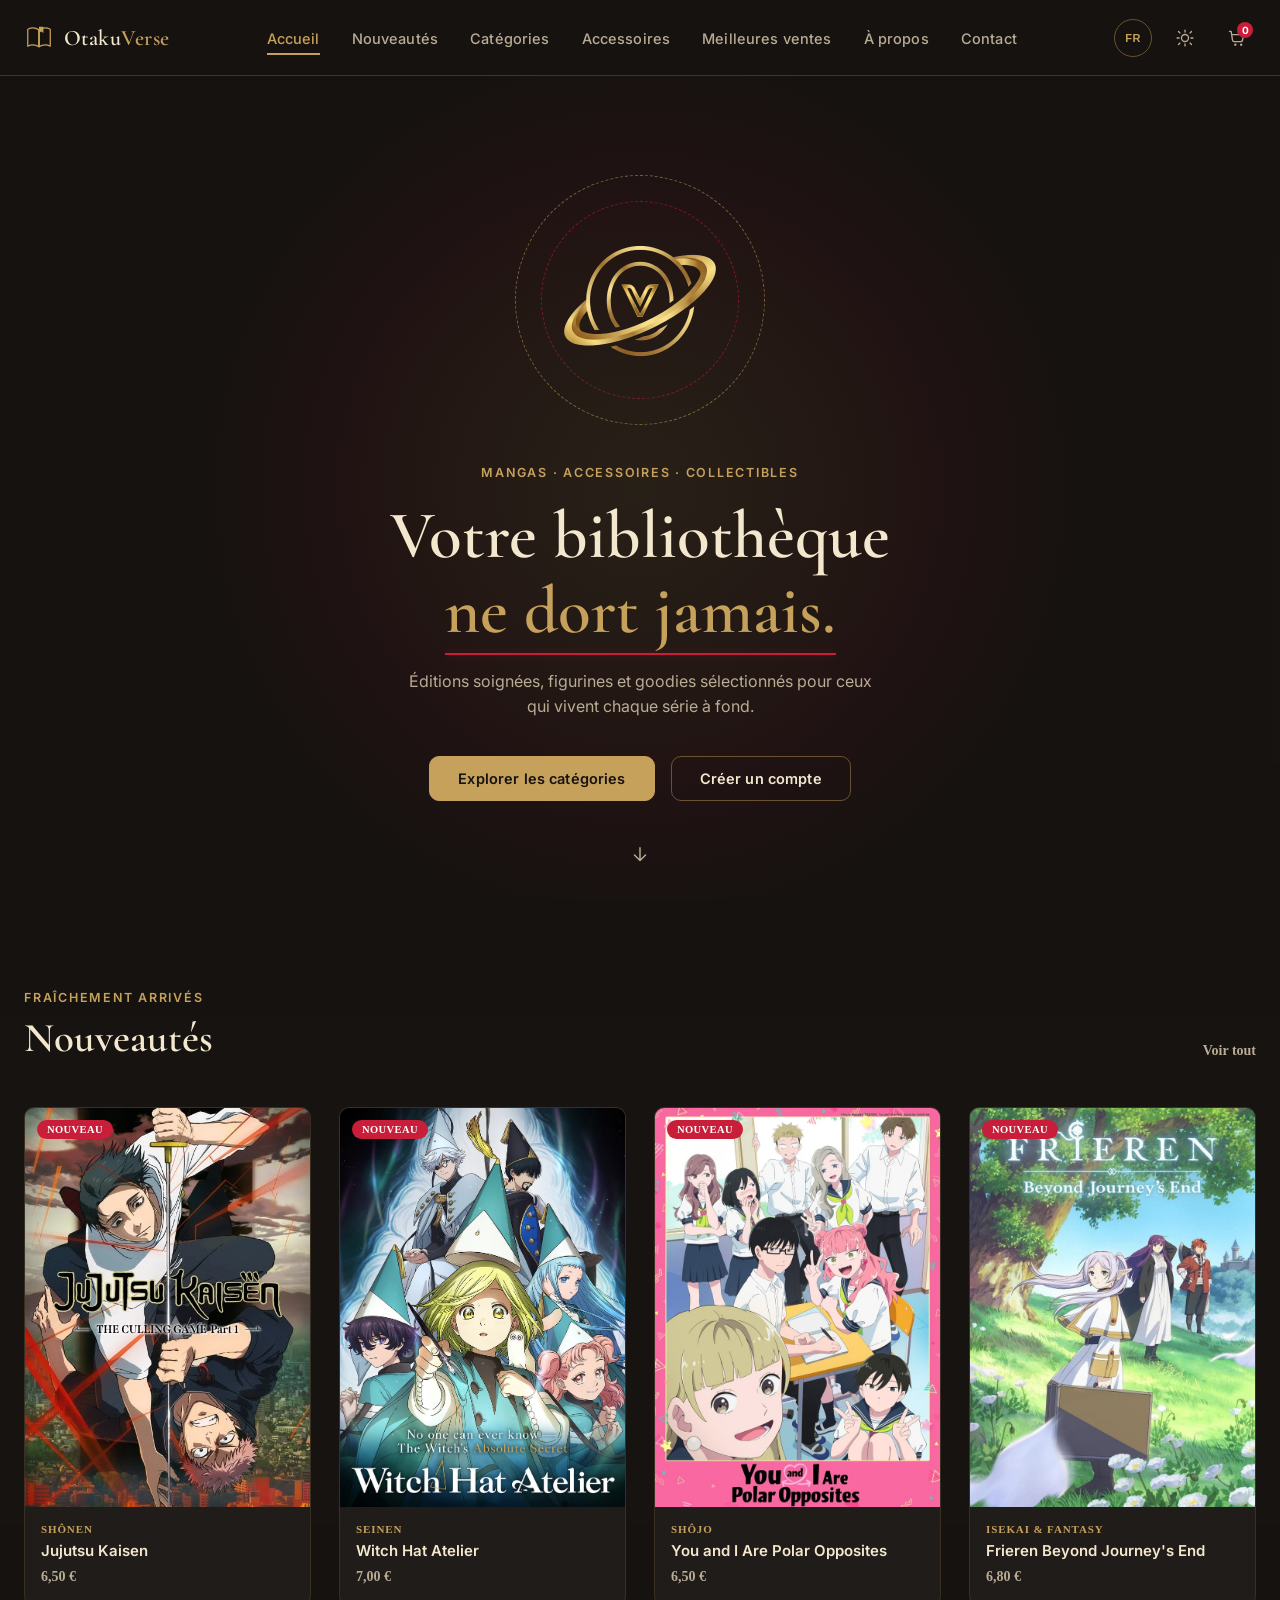
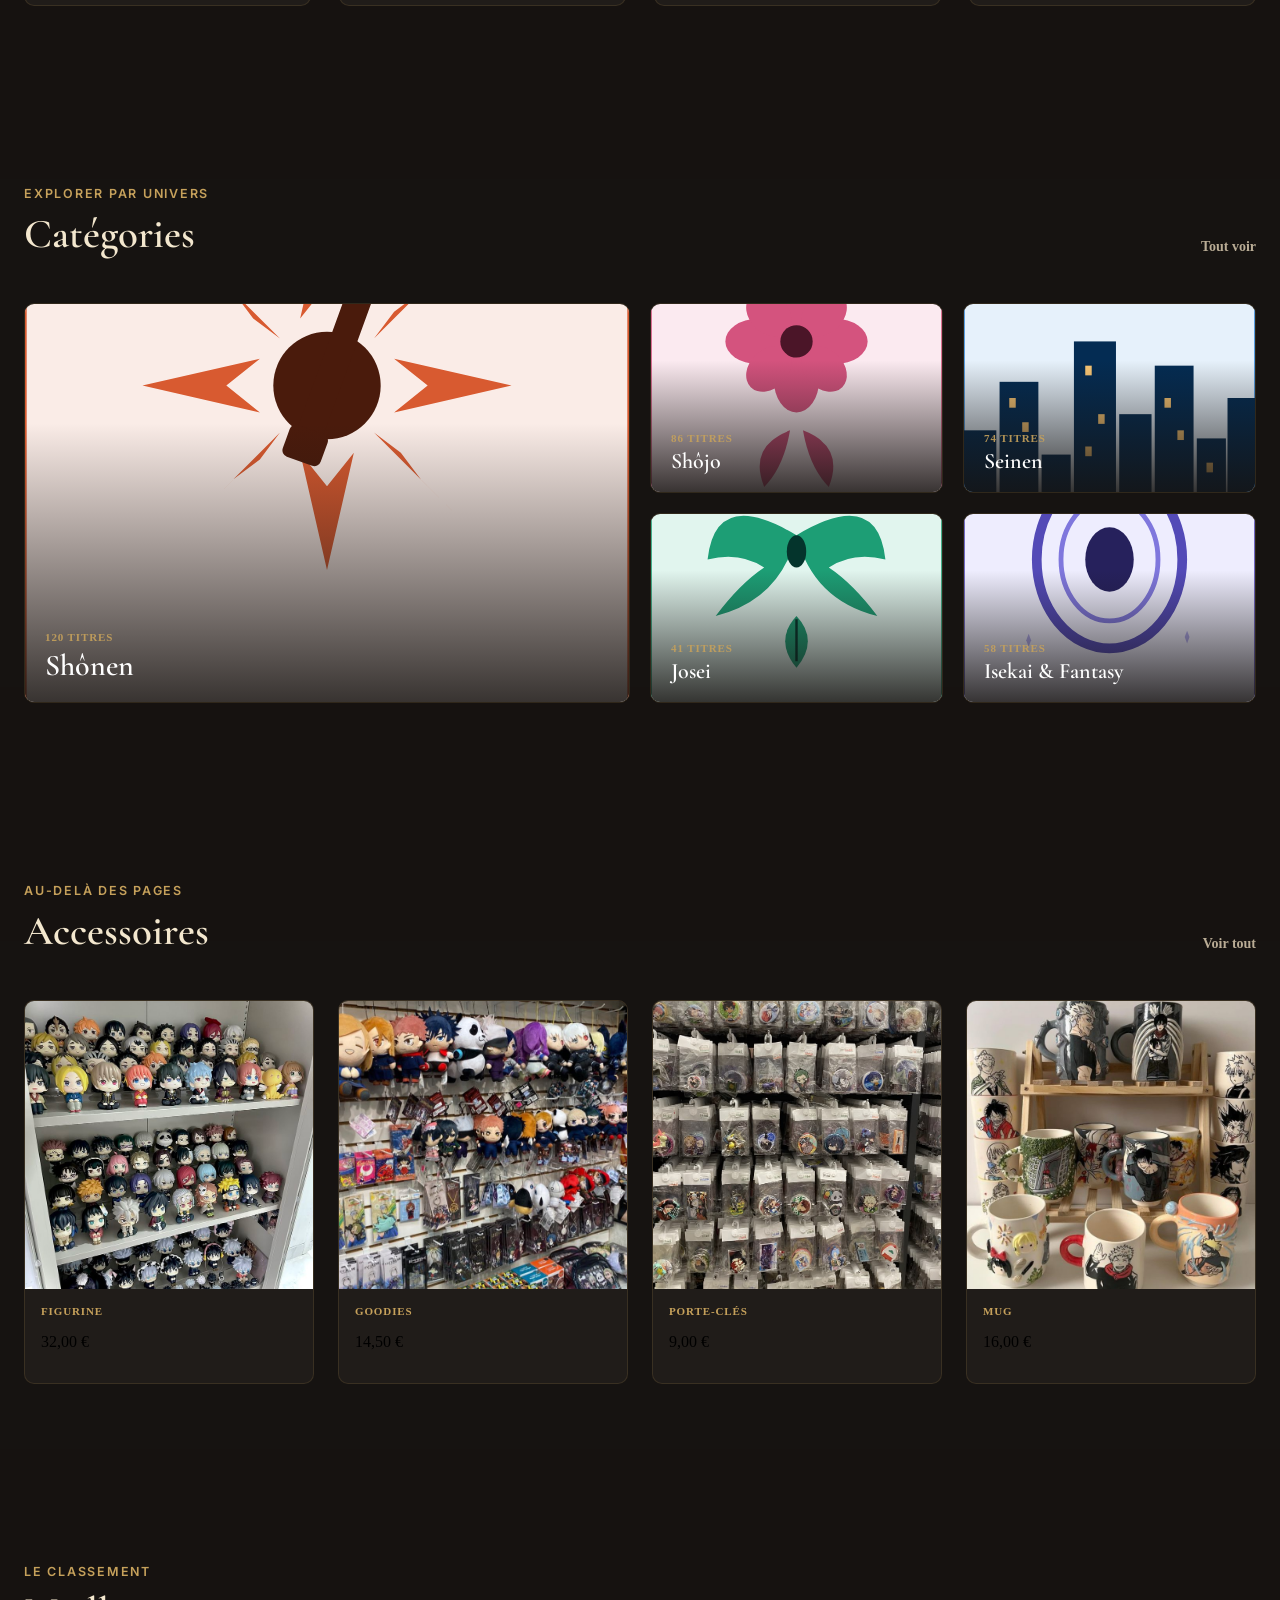
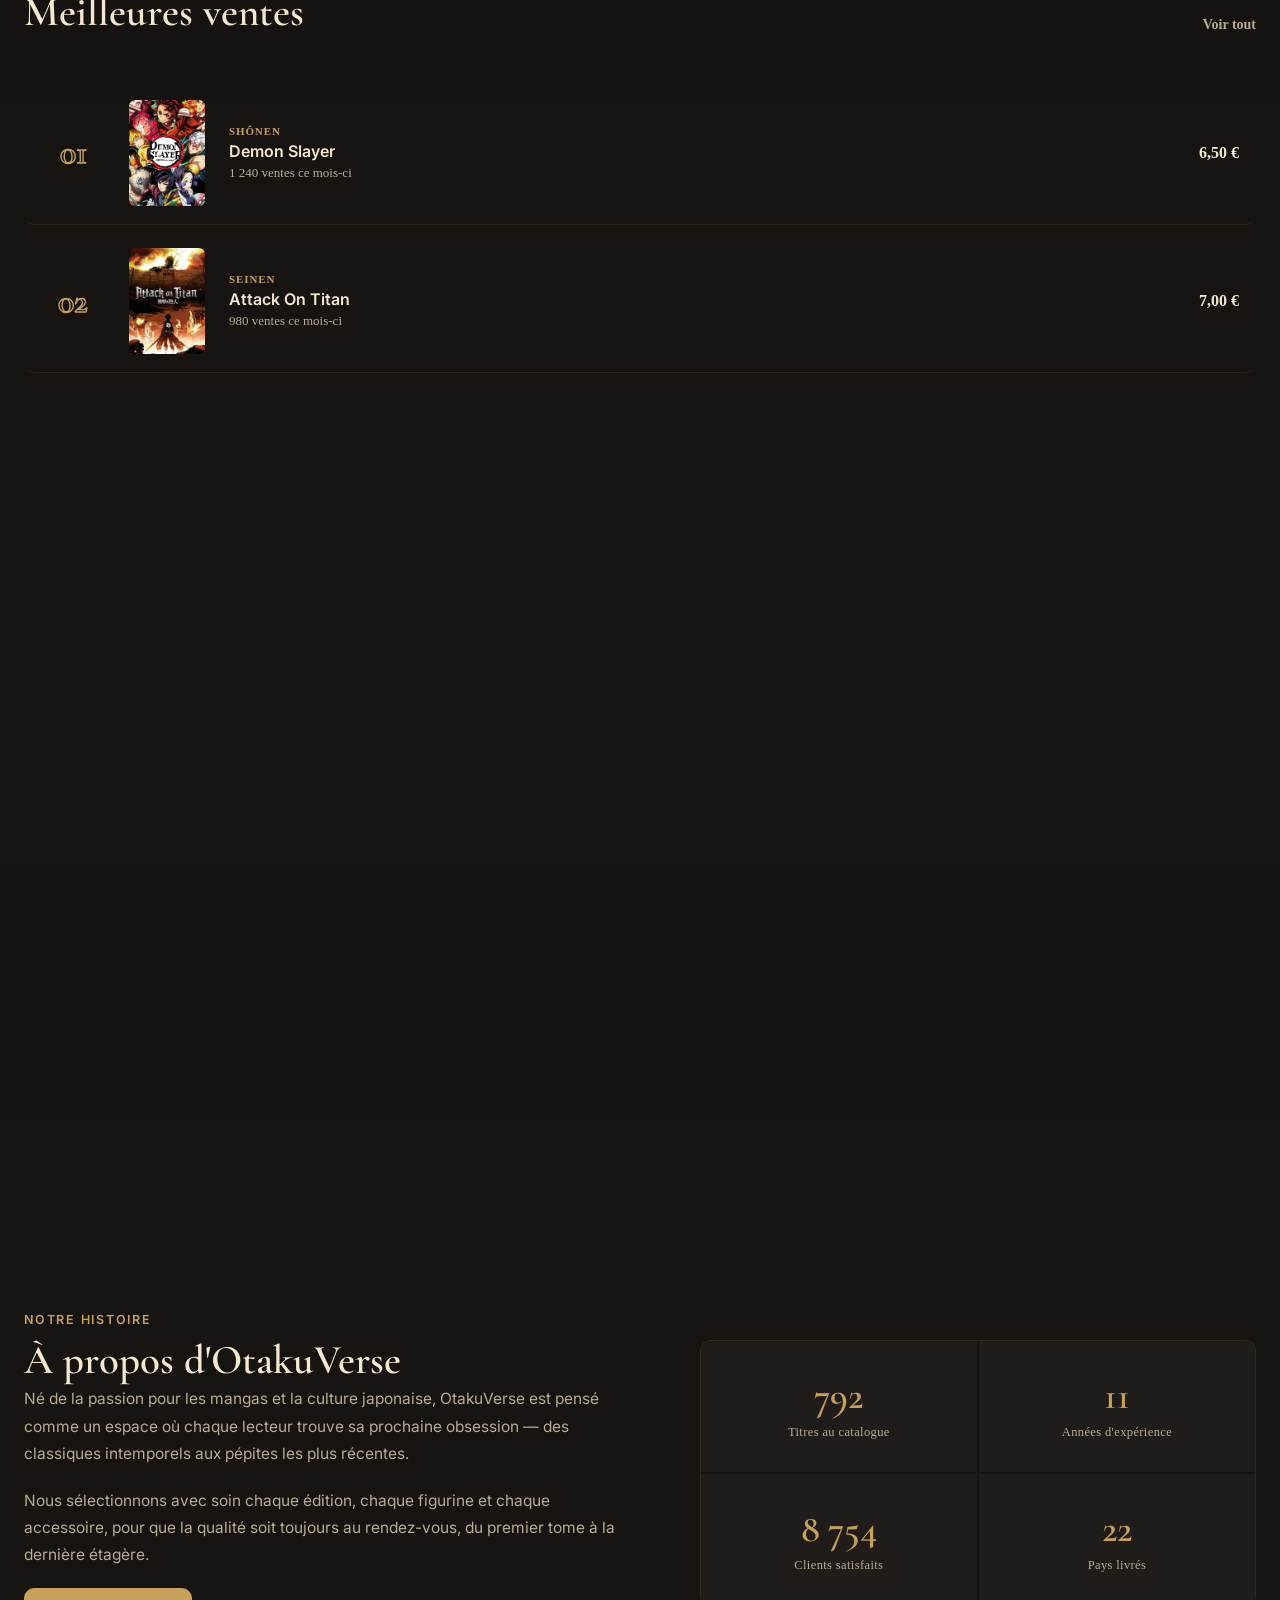
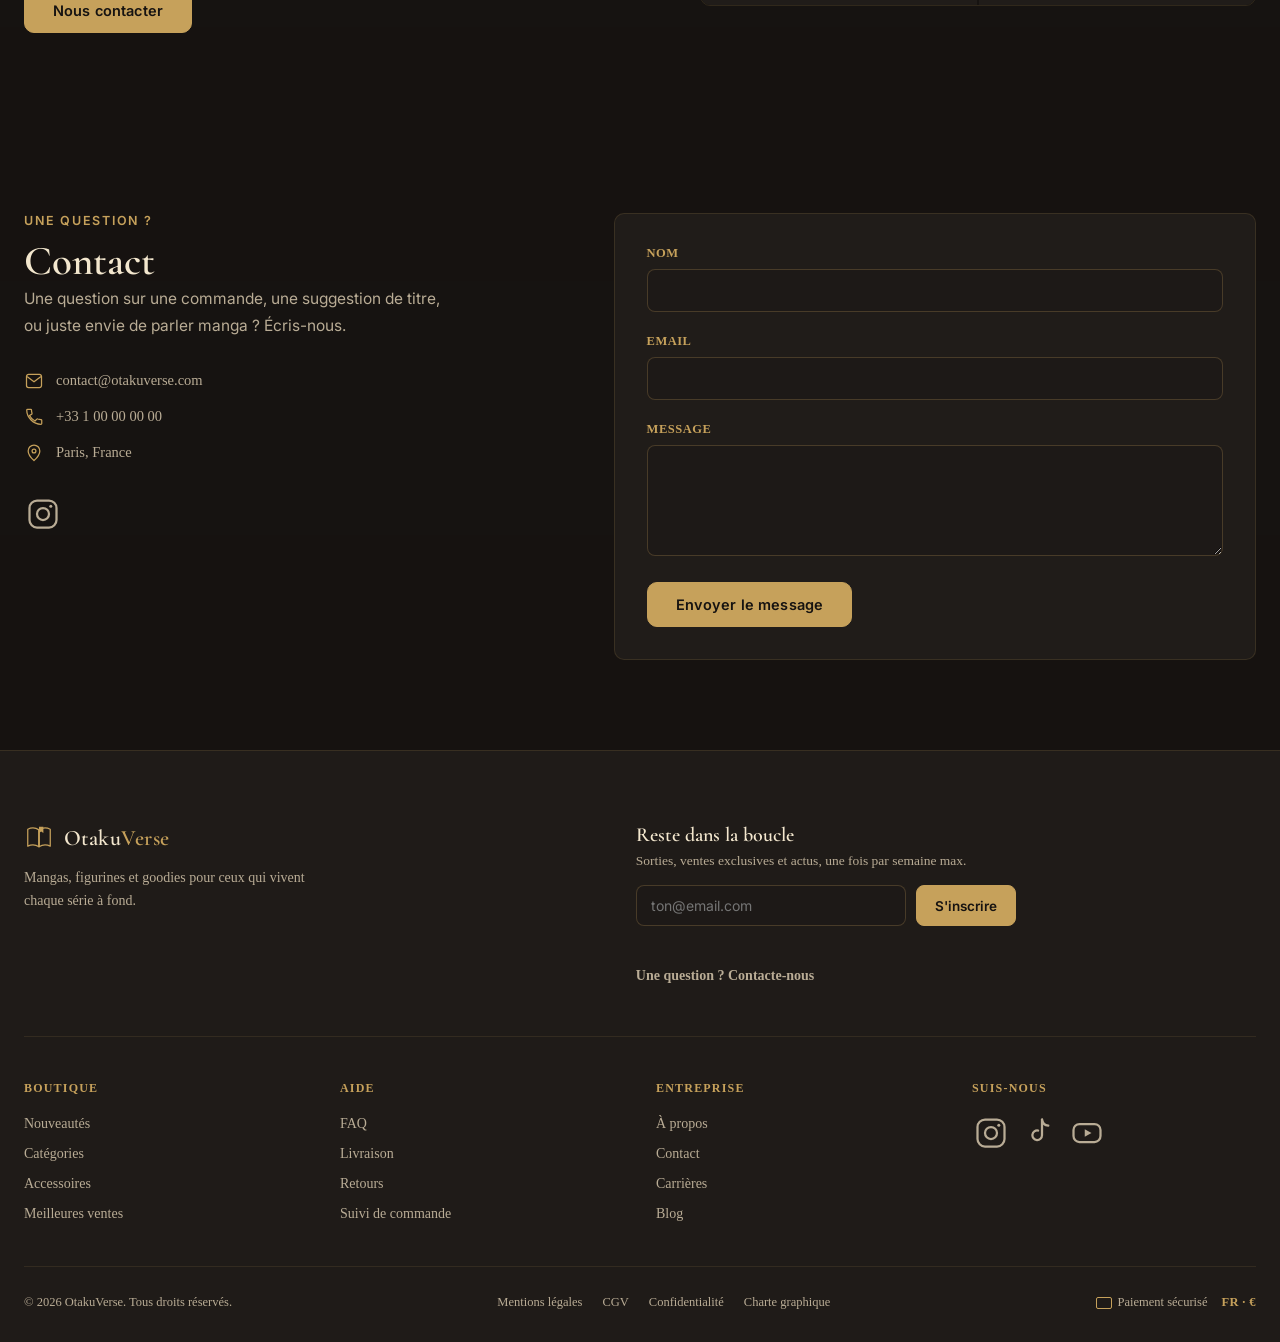
<file: index.html>
<!DOCTYPE html>
<html lang="fr">
<head>
  <meta charset="UTF-8">
  <meta name="viewport" content="width=device-width, initial-scale=1.0">
  <title>OtakuVerse — Mangas, accessoires & collectibles</title>

  <link rel="icon" type="image/svg+xml" href="favicon.svg">
  <link rel="preconnect" href="https://fonts.googleapis.com">
  <link rel="preconnect" href="https://fonts.gstatic.com" crossorigin>
  <link href="https://fonts.googleapis.com/css2?family=Cormorant+Garamond:wght@500;600&family=Inter:wght@400;500;600&display=swap" rel="stylesheet">

  <link rel="stylesheet" href="style.css">
</head>
<body>

  <!-- ===== OtakuVerse — Fond animé global ===== -->
  <div class="ov-bg-fx" id="ovBgFx" aria-hidden="true">
    <div class="ov-petals" id="ovPetals"></div>
  </div>

  <!-- ===== OtakuVerse — Écran de chargement ===== -->
  <div class="ov-loader" id="ovLoader" role="status" aria-label="Chargement d'OtakuVerse">
    <div class="ov-loader__box">
      <p class="ov-loader__wordmark">OtakuVerse</p>
    </div>
  </div>

  <!-- ===== Navbar ===== -->
  <header class="ov-header" id="ovHeader">
    <div class="ov-header__inner">

      <a href="#accueil" class="ov-logo" aria-label="OtakuVerse — Accueil">
        <svg class="ov-logo__icon" viewBox="0 0 48 48" fill="none" xmlns="http://www.w3.org/2000/svg" aria-hidden="true">
          <path d="M6 10c6-3 12-3 18 1v27c-6-4-12-4-18-1V10z" stroke="currentColor" stroke-width="2" stroke-linejoin="round"/>
          <path d="M42 10c-6-3-12-3-18 1v27c6-4 12-4 18-1V10z" stroke="currentColor" stroke-width="2" stroke-linejoin="round"/>
          <path d="M24 11v27" stroke="currentColor" stroke-width="2"/>
          <path d="M31 6v10l-3.5-2.5L24 16V6" fill="currentColor"/>
        </svg>
        <span class="ov-logo__text">Otaku<em>Verse</em></span>
      </a>

      <nav class="ov-nav" id="ovNav" aria-label="Navigation principale">
        <ul class="ov-nav__list">
          <li><a href="#accueil" class="ov-nav__link is-active" data-i18n="nav_home">Accueil</a></li>
          <li><a href="#nouveautes" class="ov-nav__link" data-i18n="nav_new">Nouveautés</a></li>
          <li><a href="#categories" class="ov-nav__link" data-i18n="nav_categories">Catégories</a></li>
          <li><a href="#accessoires" class="ov-nav__link" data-i18n="nav_accessories">Accessoires</a></li>
          <li><a href="#bestsellers" class="ov-nav__link" data-i18n="nav_bestsellers">Meilleures ventes</a></li>
          <li><a href="#apropos" class="ov-nav__link" data-i18n="nav_about">À propos</a></li>
          <li><a href="#contact" class="ov-nav__link" data-i18n="nav_contact">Contact</a></li>
        </ul>
      </nav>

      <div class="ov-actions">

        <button type="button" class="ov-lang" id="ovLangToggle" aria-label="Changer de langue">
          <span class="ov-lang__code">FR</span>
        </button>

        <button type="button" class="ov-icon-btn" id="ovThemeToggle" aria-label="Basculer le mode clair / sombre" aria-pressed="false">
          <svg class="ov-icon ov-icon--sun" viewBox="0 0 24 24" fill="none" aria-hidden="true">
            <circle cx="12" cy="12" r="4.2" stroke="currentColor" stroke-width="1.6"/>
            <path d="M12 2.5v2.4M12 19.1v2.4M4.2 4.2l1.7 1.7M18.1 18.1l1.7 1.7M2.5 12h2.4M19.1 12h2.4M4.2 19.8l1.7-1.7M18.1 5.9l1.7-1.7" stroke="currentColor" stroke-width="1.6" stroke-linecap="round"/>
          </svg>
          <svg class="ov-icon ov-icon--moon" viewBox="0 0 24 24" fill="none" aria-hidden="true">
            <path d="M20 14.5A8.5 8.5 0 1 1 9.5 4a6.8 6.8 0 0 0 10.5 10.5z" stroke="currentColor" stroke-width="1.6" stroke-linejoin="round"/>
          </svg>
        </button>

        <a href="#panier" class="ov-icon-btn ov-cart" id="ovCart" aria-label="Voir le panier">
          <svg class="ov-icon" viewBox="0 0 24 24" fill="none" aria-hidden="true">
            <path d="M3 4h2l1.6 10.6a2 2 0 0 0 2 1.7h8a2 2 0 0 0 2-1.6L20 8H6.2" stroke="currentColor" stroke-width="1.6" stroke-linecap="round" stroke-linejoin="round"/>
            <circle cx="10" cy="20" r="1.4" fill="currentColor"/>
            <circle cx="17" cy="20" r="1.4" fill="currentColor"/>
          </svg>
          <span class="ov-cart__badge" id="ovCartCount">0</span>
        </a>

        <button type="button" class="ov-burger" id="ovBurger" aria-label="Ouvrir le menu" aria-expanded="false" aria-controls="ovNav">
          <span></span><span></span><span></span>
        </button>

      </div>
    </div>
  </header>

  <!-- ===== Hero ===== -->
  <section class="ov-hero" id="accueil">

    <div class="ov-hero__bg" aria-hidden="true">
      <div class="ov-hero__glow"></div>
    </div>

    <div class="ov-hero__content" id="ovHeroContent">
      <div class="ov-hero__emblem">
        <span class="ov-hero__ring ov-hero__ring--outer"></span>
        <span class="ov-hero__ring ov-hero__ring--inner"></span>
        <img src="logo_2_OV.png" alt="OtakuVerse" class="ov-hero__emblem-img" loading="lazy">
      </div>
      <p class="ov-hero__eyebrow" data-i18n="hero_eyebrow">Mangas · Accessoires · Collectibles</p>

      <h1 class="ov-hero__title">
        <span data-i18n="hero_title_1">Votre bibliothèque</span><br>
        <span class="ov-hero__title-accent" data-i18n="hero_title_2">ne dort jamais.</span>
      </h1>

      <p class="ov-hero__subtitle" data-i18n="hero_sub">
        Éditions soignées, figurines et goodies sélectionnés pour ceux qui vivent chaque série à fond.
      </p>

      <div class="ov-hero__actions">
        <a href="#categories" class="ov-btn ov-btn--primary" data-i18n="hero_cta_primary">Explorer les catégories</a>
        <a href="#inscription" class="ov-btn ov-btn--ghost" data-i18n="hero_cta_secondary">Créer un compte</a>
      </div>
    </div>

    <button type="button" class="ov-hero__scroll" id="ovScrollCue" aria-label="Défiler vers le contenu">
      <svg viewBox="0 0 24 24" fill="none" aria-hidden="true">
        <path d="M12 4v14M6 12l6 6 6-6" stroke="currentColor" stroke-width="1.6" stroke-linecap="round" stroke-linejoin="round"/>
      </svg>
    </button>
  </section>

  <!-- ===== Nouveautés ===== -->
  <section class="ov-section ov-new" id="nouveautes">
    <div class="ov-section__inner">

      <header class="ov-section__head">
        <div>
          <p class="ov-section__eyebrow" data-i18n="new_eyebrow">Fraîchement arrivés</p>
          <h2 class="ov-section__title" data-i18n="new_title">Nouveautés</h2>
        </div>
        <a href="#tout-nouveautes" class="ov-link-arrow" data-i18n="new_seeall">
          Voir tout
          <svg viewBox="0 0 24 24" fill="none" aria-hidden="true"><path d="M5 12h14M13 6l6 6-6 6" stroke="currentColor" stroke-width="1.6" stroke-linecap="round" stroke-linejoin="round"/></svg>
        </a>
      </header>

      <div class="ov-card-grid" id="ovNewGrid">

        <article class="ov-card">
          <div class="ov-card__thumb">
            <img src="Jujutsu Kaisen_ The Culling Game Part 1 — AniDB.jpg" alt="Couverture manga" loading="lazy">
            <span class="ov-card__badge" data-i18n="badge_new">Nouveau</span>
          </div>
          <div class="ov-card__body">
            <p class="ov-card__category" data-i18n="cat_shonen">Shônen</p>
            <h3 class="ov-card__title">Jujutsu Kaisen</h3>
            <p class="ov-card__price">6,50 €</p>
          </div>
        </article>

        <article class="ov-card">
          <div class="ov-card__thumb">
            <img src="Witch Hat Atelier.jpg" alt="Couverture manga" loading="lazy">
            <span class="ov-card__badge" data-i18n="badge_new">Nouveau</span>
          </div>
          <div class="ov-card__body">
            <p class="ov-card__category" data-i18n="cat_seinen">Seinen</p>
            <h3 class="ov-card__title">Witch Hat Atelier</h3>
            <p class="ov-card__price">7,00 €</p>
          </div>
        </article>

        <article class="ov-card">
          <div class="ov-card__thumb">
            <img src="You and I Are Polar Opposites, svelata l’opening___.jpg" alt="Couverture manga" loading="lazy">
            <span class="ov-card__badge" data-i18n="badge_new">Nouveau</span>
          </div>
          <div class="ov-card__body">
            <p class="ov-card__category" data-i18n="cat_shojo">Shôjo</p>
            <h3 class="ov-card__title">You and I Are Polar Opposites</h3>
            <p class="ov-card__price">6,50 €</p>
          </div>
        </article>

        <article class="ov-card">
          <div class="ov-card__thumb">
            <img src="Sousou no Frieren  Frieren_ Beyond Journey's End.jpg" alt="Couverture manga" loading="lazy">
            <span class="ov-card__badge" data-i18n="badge_new">Nouveau</span>
          </div>
          <div class="ov-card__body">
            <p class="ov-card__category" data-i18n="cat_isekai">Shônen</p>
            <h3 class="ov-card__title">Frieren Beyond Journey's End</h3>
            <p class="ov-card__price">6,80 €</p>
          </div>
        </article>

      </div>
    </div>
  </section>

  <!-- ===== Catégories ===== -->
  <section class="ov-section ov-cats" id="categories">
    <div class="ov-section__inner">

      <header class="ov-section__head">
        <div>
          <p class="ov-section__eyebrow" data-i18n="cats_eyebrow">Explorer par univers</p>
          <h2 class="ov-section__title" data-i18n="cats_title">Catégories</h2>
        </div>
        <a href="#toutes-categories" class="ov-link-arrow" data-i18n="cats_seeall">
          Tout voir
          <svg viewBox="0 0 24 24" fill="none" aria-hidden="true"><path d="M5 12h14M13 6l6 6-6 6" stroke="currentColor" stroke-width="1.6" stroke-linecap="round" stroke-linejoin="round"/></svg>
        </a>
      </header>

      <div class="ov-cat-grid">

        <!-- SHÔNEN -->
        <a href="#shonen" class="ov-cat-card ov-cat-card--feature">
          <svg viewBox="0 0 180 260" xmlns="http://www.w3.org/2000/svg" aria-label="Catégorie Shônen" preserveAspectRatio="xMidYMid slice">
            <rect width="180" height="260" rx="12" fill="#FAECE7" stroke="#D85A30" stroke-width="1"/>
            <g transform="translate(90,95)">
              <path d="M0 -55 L8 -20 L0 -30 L-8 -20 Z" fill="#D85A30"/>
              <path d="M0 55 L8 20 L0 30 L-8 20 Z" fill="#D85A30"/>
              <path d="M55 0 L20 8 L30 0 L20 -8 Z" fill="#D85A30"/>
              <path d="M-55 0 L-20 8 L-30 0 L-20 -8 Z" fill="#D85A30"/>
              <path d="M39 -39 L14 -14 L20 -22 L28 -28 Z" fill="#D85A30"/>
              <path d="M-39 39 L-14 14 L-20 22 L-28 28 Z" fill="#D85A30"/>
              <path d="M39 39 L14 14 L22 20 L28 28 Z" fill="#D85A30"/>
              <path d="M-39 -39 L-14 -14 L-22 -20 L-28 -28 Z" fill="#D85A30"/>
              <circle r="16" fill="#4A1B0C"/>
              <rect x="-4" y="-38" width="8" height="55" rx="2" fill="#4A1B0C" transform="rotate(20)"/>
              <rect x="-6" y="14" width="12" height="10" rx="2" fill="#4A1B0C" transform="rotate(20)"/>
            </g>
          </svg>

          <div class="ov-cat-card__overlay"></div>
          <div class="ov-cat-card__body">
            <p class="ov-cat-card__count" data-i18n="cats_count_shonen">120 titres</p>
            <h3 class="ov-cat-card__title" data-i18n="cat_shonen">Shônen</h3>
          </div>
        </a>

        <!-- SHÔJO -->
        <a href="#shojo" class="ov-cat-card">
          <svg viewBox="0 0 180 260" xmlns="http://www.w3.org/2000/svg" aria-label="Catégorie Shôjo" preserveAspectRatio="xMidYMid slice">
            <rect width="180" height="260" rx="12" fill="#FBEAF0" stroke="#D4537E" stroke-width="1"/>
            <g transform="translate(90,95)">
              <ellipse cx="0" cy="-24" rx="14" ry="20" fill="#D4537E"/>
              <ellipse cx="0" cy="24" rx="14" ry="20" fill="#D4537E"/>
              <ellipse cx="-24" cy="0" rx="20" ry="14" fill="#D4537E"/>
              <ellipse cx="24" cy="0" rx="20" ry="14" fill="#D4537E"/>
              <ellipse cx="-17" cy="-17" rx="16" ry="12" transform="rotate(45 -17 -17)" fill="#D4537E"/>
              <ellipse cx="17" cy="17" rx="16" ry="12" transform="rotate(45 17 17)" fill="#D4537E"/>
              <ellipse cx="-17" cy="17" rx="16" ry="12" transform="rotate(-45 -17 17)" fill="#D4537E"/>
              <ellipse cx="17" cy="-17" rx="16" ry="12" transform="rotate(-45 17 -17)" fill="#D4537E"/>
              <circle r="10" fill="#4B1528"/>
              <path d="M-4 55 Q -30 65 -20 90 Q -8 78 -4 55 Z" fill="#D4537E"/>
              <path d="M4 55 Q 30 65 20 90 Q 8 78 4 55 Z" fill="#D4537E"/>
            </g>
          </svg>

          <div class="ov-cat-card__overlay"></div>
          <div class="ov-cat-card__body">
            <p class="ov-cat-card__count" data-i18n="cats_count_shojo">86 titres</p>
            <h3 class="ov-cat-card__title" data-i18n="cat_shojo">Shôjo</h3>
          </div>
        </a>

        <!-- SEINEN -->
        <a href="#seinen" class="ov-cat-card">
          <svg viewBox="0 0 180 260" xmlns="http://www.w3.org/2000/svg" aria-label="Catégorie Seinen" preserveAspectRatio="xMidYMid slice">
            <rect width="180" height="260" rx="12" fill="#E6F1FB" stroke="#378ADD" stroke-width="1"/>
            <g transform="translate(128,50)">
              <path d="M0 -30 A30 30 0 1 0 0 30 A24 24 0 1 1 0 -30 Z" fill="#185FA5"/>
            </g>
            <circle cx="40" cy="30" r="1.2" fill="#85B7EB"/>
            <circle cx="95" cy="20" r="1" fill="#85B7EB"/>
            <circle cx="70" cy="45" r="1" fill="#85B7EB"/>
            <g>
              <rect x="0" y="150" width="20" height="60" fill="#042C53"/>
              <rect x="22" y="120" width="24" height="90" fill="#042C53"/>
              <rect x="48" y="165" width="18" height="45" fill="#042C53"/>
              <rect x="68" y="95" width="26" height="115" fill="#042C53"/>
              <rect x="96" y="140" width="20" height="70" fill="#042C53"/>
              <rect x="118" y="110" width="24" height="100" fill="#042C53"/>
              <rect x="144" y="155" width="18" height="55" fill="#042C53"/>
              <rect x="163" y="130" width="17" height="80" fill="#042C53"/>
              <rect x="28" y="130" width="4" height="6" fill="#FAC775"/>
              <rect x="36" y="145" width="4" height="6" fill="#FAC775"/>
              <rect x="75" y="110" width="4" height="6" fill="#FAC775"/>
              <rect x="83" y="140" width="4" height="6" fill="#FAC775"/>
              <rect x="75" y="160" width="4" height="6" fill="#FAC775"/>
              <rect x="124" y="130" width="4" height="6" fill="#FAC775"/>
              <rect x="132" y="150" width="4" height="6" fill="#FAC775"/>
              <rect x="150" y="170" width="4" height="6" fill="#FAC775"/>
            </g>
          </svg>

          <div class="ov-cat-card__overlay"></div>
          <div class="ov-cat-card__body">
            <p class="ov-cat-card__count" data-i18n="cats_count_seinen">74 titres</p>
            <h3 class="ov-cat-card__title" data-i18n="cat_seinen">Seinen</h3>
          </div>
        </a>

        <!-- JOSEI -->
        <a href="#josei" class="ov-cat-card">
          <svg viewBox="0 0 180 260" xmlns="http://www.w3.org/2000/svg" aria-label="Catégorie Josei" preserveAspectRatio="xMidYMid slice">
            <rect width="180" height="260" rx="12" fill="#E1F5EE" stroke="#1D9E75" stroke-width="1"/>
            <g transform="translate(90,95)">
              <path d="M0 -10 Q -50 -40 -55 5 Q -35 0 -20 10 Q -35 20 -50 40 Q -10 30 0 -10 Z" fill="#1D9E75"/>
              <path d="M0 -10 Q 50 -40 55 5 Q 35 0 20 10 Q 35 20 50 40 Q 10 30 0 -10 Z" fill="#1D9E75"/>
              <ellipse cx="0" cy="0" rx="6" ry="10" fill="#04342C"/>
              <path d="M0 40 Q -14 55 0 72 Q 14 55 0 40 Z" fill="#1D9E75"/>
              <path d="M0 42 L0 68" stroke="#04342C" stroke-width="1.5"/>
            </g>
          </svg>

          <div class="ov-cat-card__overlay"></div>
          <div class="ov-cat-card__body">
            <p class="ov-cat-card__count" data-i18n="cats_count_josei">41 titres</p>
            <h3 class="ov-cat-card__title" data-i18n="cat_josei">Josei</h3>
          </div>
        </a>

        <!-- ISEKAI & FANTASY -->
        <a href="#isekai" class="ov-cat-card">
          <svg viewBox="0 0 180 260" xmlns="http://www.w3.org/2000/svg" aria-label="Catégorie Isekai & Fantasy" preserveAspectRatio="xMidYMid slice">
            <rect width="180" height="260" rx="12" fill="#EEEDFE" stroke="#534AB7" stroke-width="1"/>
            <g transform="translate(90,100)">
              <ellipse rx="45" ry="55" fill="none" stroke="#534AB7" stroke-width="6"/>
              <ellipse rx="30" ry="38" fill="none" stroke="#7F77DD" stroke-width="3"/>
              <ellipse rx="15" ry="20" fill="#26215C"/>
              <path d="M0 -4 L1.5 0 L0 4 L-1.5 0 Z" fill="#AFA9EC" transform="translate(-55,-45)"/>
              <path d="M0 -4 L1.5 0 L0 4 L-1.5 0 Z" fill="#AFA9EC" transform="translate(55,-50)"/>
              <path d="M0 -4 L1.5 0 L0 4 L-1.5 0 Z" fill="#AFA9EC" transform="translate(-50,50)"/>
              <path d="M0 -4 L1.5 0 L0 4 L-1.5 0 Z" fill="#AFA9EC" transform="translate(48,48)"/>
            </g>
          </svg>

          <div class="ov-cat-card__overlay"></div>
          <div class="ov-cat-card__body">
            <p class="ov-cat-card__count" data-i18n="cats_count_isekai">58 titres</p>
            <h3 class="ov-cat-card__title" data-i18n="cat_isekai">Isekai &amp; Fantasy</h3>
          </div>
        </a>

      </div>

    </div>
  </section>

  <!-- ===== Accessoires ===== -->
  <section class="ov-section ov-acc" id="accessoires">
    <div class="ov-section__inner">

      <header class="ov-section__head">
        <div>
          <p class="ov-section__eyebrow" data-i18n="acc_eyebrow">Au-delà des pages</p>
          <h2 class="ov-section__title" data-i18n="acc_title">Accessoires</h2>
        </div>
        <a href="#tous-accessoires" class="ov-link-arrow" data-i18n="acc_seeall">
          Voir tout
          <svg viewBox="0 0 24 24" fill="none" aria-hidden="true"><path d="M5 12h14M13 6l6 6-6 6" stroke="currentColor" stroke-width="1.6" stroke-linecap="round" stroke-linejoin="round"/></svg>
        </a>
      </header>

      <div class="ov-acc-grid" id="ovAccGrid">

        <article class="ov-acc-card">
          <div class="ov-acc-card__thumb">
            <img src="Figurines.jpg" alt="Figurine collector" loading="lazy">
          </div>
          <div class="ov-acc-card__body">
            <p class="ov-acc-card__category" data-i18n="acc_cat_figurine">Figurine</p>
            <p class="ov-acc-card__price">32,00 €</p>
          </div>
        </article>

        <article class="ov-acc-card">
          <div class="ov-acc-card__thumb">
            <img src="Goodies.jpg" alt="Poster édition limitée" loading="lazy">
          </div>
          <div class="ov-acc-card__body">
            <p class="ov-acc-card__category" data-i18n="acc_cat_goodies">Goodies</p>
            <p class="ov-acc-card__price">14,50 €</p>
          </div>
        </article>

        <article class="ov-acc-card">
          <div class="ov-acc-card__thumb">
            <img src="Porte-clés.jpg" alt="Porte-clés" loading="lazy">
          </div>
          <div class="ov-acc-card__body">
            <p class="ov-acc-card__category" data-i18n="acc_cat_keychain">Porte-clés</p>
            <p class="ov-acc-card__price">9,00 €</p>
          </div>
        </article>

        <article class="ov-acc-card">
          <div class="ov-acc-card__thumb">
            <img src="Mugs.jpg" alt="Mug thématique" loading="lazy">
          </div>
          <div class="ov-acc-card__body">
            <p class="ov-acc-card__category" data-i18n="acc_cat_mug">Mug</p>
            <p class="ov-acc-card__price">16,00 €</p>
          </div>
        </article>

      </div>
    </div>
  </section>

  <!-- ===== Meilleures ventes ===== -->
  <section class="ov-section ov-best" id="bestsellers">
    <div class="ov-section__inner">

      <header class="ov-section__head">
        <div>
          <p class="ov-section__eyebrow" data-i18n="best_eyebrow">Le classement</p>
          <h2 class="ov-section__title" data-i18n="best_title">Meilleures ventes</h2>
        </div>
        <a href="#tout-bestsellers" class="ov-link-arrow" data-i18n="best_seeall">
          Voir tout
          <svg viewBox="0 0 24 24" fill="none" aria-hidden="true"><path d="M5 12h14M13 6l6 6-6 6" stroke="currentColor" stroke-width="1.6" stroke-linecap="round" stroke-linejoin="round"/></svg>
        </a>
      </header>

      <ol class="ov-best-list" id="ovBestList">

        <li class="ov-best-item">
          <span class="ov-best-item__rank">01</span>
          <div class="ov-best-item__thumb">
            <img src="Demon_slayer.jpg" alt="Couverture manga" loading="lazy">
          </div>
          <div class="ov-best-item__info">
            <p class="ov-best-item__category" data-i18n="cat_shonen">Shônen</p>
            <h3 class="ov-best-item__title">Demon Slayer</h3>
            <p class="ov-best-item__meta" data-i18n="best_sold_1">1 240 ventes ce mois-ci</p>
          </div>
          <p class="ov-best-item__price">6,50 €</p>
        </li>

        <li class="ov-best-item">
          <span class="ov-best-item__rank">02</span>
          <div class="ov-best-item__thumb">
            <img src="Snk.jpg" alt="Couverture manga" loading="lazy">
          </div>
          <div class="ov-best-item__info">
            <p class="ov-best-item__category" data-i18n="cat_seinen">Seinen</p>
            <h3 class="ov-best-item__title">Attack On Titan</h3>
            <p class="ov-best-item__meta" data-i18n="best_sold_2">980 ventes ce mois-ci</p>
          </div>
          <p class="ov-best-item__price">7,00 €</p>
        </li>

        <li class="ov-best-item">
          <span class="ov-best-item__rank">03</span>
          <div class="ov-best-item__thumb">
            <img src="Tempest_World.jpg" alt="Couverture manga" loading="lazy">
          </div>
          <div class="ov-best-item__info">
            <p class="ov-best-item__category" data-i18n="cat_isekai">Isekai &amp; Fantasy</p>
            <h3 class="ov-best-item__title">That Time I Got Reincarned As A Slime</h3>
            <p class="ov-best-item__meta" data-i18n="best_sold_3">875 ventes ce mois-ci</p>
          </div>
          <p class="ov-best-item__price">6,80 €</p>
        </li>

        <li class="ov-best-item">
          <span class="ov-best-item__rank">04</span>
          <div class="ov-best-item__thumb">
            <img src="Fruit basket.jpg" alt="Couverture manga" loading="lazy">
          </div>
          <div class="ov-best-item__info">
            <p class="ov-best-item__category" data-i18n="cat_shojo">Shôjo</p>
            <h3 class="ov-best-item__title">Fruit Basket</h3>
            <p class="ov-best-item__meta" data-i18n="best_sold_4">712 ventes ce mois-ci</p>
          </div>
          <p class="ov-best-item__price">6,50 €</p>
        </li>

        <li class="ov-best-item">
          <span class="ov-best-item__rank">05</span>
          <div class="ov-best-item__thumb">
            <img src="Tokyo_Ghoul.jpg" alt="Couverture manga" loading="lazy">
          </div>
          <div class="ov-best-item__info">
            <p class="ov-best-item__category" data-i18n="cat_seinen">Seinen</p>
            <h3 class="ov-best-item__title">Tokyo Ghoul</h3>
            <p class="ov-best-item__meta" data-i18n="best_sold_5">640 ventes ce mois-ci</p>
          </div>
          <p class="ov-best-item__price">7,20 €</p>
        </li>

      </ol>
    </div>
  </section>

  <!-- ===== À propos ===== -->
  <section class="ov-section ov-about" id="apropos">
    <div class="ov-section__inner ov-about__inner">

      <div class="ov-about__logo">
        <img src="logo_1_OV.png" alt="Logo OtakuVerse" loading="lazy">
      </div>

      <div class="ov-about__text">
        <p class="ov-section__eyebrow" data-i18n="about_eyebrow">Notre histoire</p>
        <h2 class="ov-section__title" data-i18n="about_title">À propos d'OtakuVerse</h2>

        <p class="ov-about__paragraph" data-i18n="about_p1">
          Né de la passion pour les mangas et la culture japonaise, OtakuVerse est pensé comme un espace où chaque lecteur trouve sa prochaine obsession — des classiques intemporels aux pépites les plus récentes.
        </p>
        <p class="ov-about__paragraph" data-i18n="about_p2">
          Nous sélectionnons avec soin chaque édition, chaque figurine et chaque accessoire, pour que la qualité soit toujours au rendez-vous, du premier tome à la dernière étagère.
        </p>

        <a href="#contact" class="ov-btn ov-btn--primary" data-i18n="about_cta">Nous contacter</a>
      </div>

      <div class="ov-about__stats">
        <div class="ov-stat">
          <p class="ov-stat__number" data-target="850">0</p>
          <p class="ov-stat__label" data-i18n="about_stat_titles">Titres au catalogue</p>
        </div>
        <div class="ov-stat">
          <p class="ov-stat__number" data-target="12">0</p>
          <p class="ov-stat__label" data-i18n="about_stat_years">Années d'expérience</p>
        </div>
        <div class="ov-stat">
          <p class="ov-stat__number" data-target="9400">0</p>
          <p class="ov-stat__label" data-i18n="about_stat_clients">Clients satisfaits</p>
        </div>
        <div class="ov-stat">
          <p class="ov-stat__number" data-target="24">0</p>
          <p class="ov-stat__label" data-i18n="about_stat_countries">Pays livrés</p>
        </div>
      </div>

    </div>
  </section>

  <!-- ===== OtakuVerse — Contact ===== -->
  <section class="ov-section ov-contact" id="contact">
    <div class="ov-section__inner ov-contact__inner">

      <div class="ov-contact__info">
        <p class="ov-section__eyebrow" data-i18n="contact_eyebrow">Une question ?</p>
        <h2 class="ov-section__title" data-i18n="contact_title">Contact</h2>
        <p class="ov-contact__lead" data-i18n="contact_lead">
          Une question sur une commande, une suggestion de titre, ou juste envie de parler manga ? Écris-nous.
        </p>

        <ul class="ov-contact__list">
          <li class="ov-contact__item">
            <svg viewBox="0 0 24 24" fill="none" aria-hidden="true"><path d="M3 6.5A2.5 2.5 0 0 1 5.5 4h13A2.5 2.5 0 0 1 21 6.5v11a2.5 2.5 0 0 1-2.5 2.5h-13A2.5 2.5 0 0 1 3 17.5v-11z" stroke="currentColor" stroke-width="1.5"/><path d="M4 7l8 6 8-6" stroke="currentColor" stroke-width="1.5" stroke-linecap="round" stroke-linejoin="round"/></svg>
            <a href="mailto:contact@otakuverse.com">contact@otakuverse.com</a>
          </li>
          <li class="ov-contact__item">
            <svg viewBox="0 0 24 24" fill="none" aria-hidden="true"><path d="M6.6 10.2c1.4 2.8 3.8 5.1 6.6 6.6l2.2-2.2c.3-.3.7-.4 1.1-.2 1.2.4 2.5.6 3.8.6.6 0 1 .4 1 1V19.7c0 .6-.4 1-1 1C11.3 20.7 3.3 12.7 3.3 3.7c0-.6.4-1 1-1H8c.6 0 1 .4 1 1 0 1.3.2 2.6.6 3.8.1.4 0 .8-.2 1.1L6.6 10.2z" stroke="currentColor" stroke-width="1.5" stroke-linejoin="round"/></svg>
            <a href="tel:+33100000000">+33 1 00 00 00 00</a>
          </li>
          <li class="ov-contact__item">
            <svg viewBox="0 0 24 24" fill="none" aria-hidden="true"><path d="M12 21s7-6.1 7-11.5a7 7 0 1 0-14 0C5 14.9 12 21 12 21z" stroke="currentColor" stroke-width="1.5" stroke-linejoin="round"/><circle cx="12" cy="9.5" r="2.3" stroke="currentColor" stroke-width="1.5"/></svg>
            <span data-i18n="contact_address">Paris, France</span>
          </li>
        </ul>

        <div class="ov-contact__socials">
          <a href="#" class="ov-icon-btn" aria-label="Instagram">
            <svg viewBox="0 0 24 24" fill="none" aria-hidden="true"><rect x="3" y="3" width="18" height="18" rx="5" stroke="currentColor" stroke-width="1.5"/><circle cx="12" cy="12" r="4" stroke="currentColor" stroke-width="1.5"/><circle cx="17.2" cy="6.8" r="1" fill="currentColor"/></svg>
          </a>
        </div>
      </div>

      <form class="ov-contact__form" id="ovContactForm" novalidate>
        <div class="ov-field">
          <label for="ovName" data-i18n="contact_label_name">Nom</label>
          <input type="text" id="ovName" name="name" required autocomplete="name">
          <span class="ov-field__error" data-i18n="contact_error_name">Merci d'indiquer votre nom.</span>
        </div>

        <div class="ov-field">
          <label for="ovEmail" data-i18n="contact_label_email">Email</label>
          <input type="email" id="ovEmail" name="email" required autocomplete="email">
          <span class="ov-field__error" data-i18n="contact_error_email">Merci d'indiquer un email valide.</span>
        </div>

        <div class="ov-field">
          <label for="ovMessage" data-i18n="contact_label_message">Message</label>
          <textarea id="ovMessage" name="message" rows="5" required></textarea>
          <span class="ov-field__error" data-i18n="contact_error_message">Merci d'écrire un message.</span>
        </div>

        <button type="submit" class="ov-btn ov-btn--primary ov-contact__submit" data-i18n="contact_submit">
          Envoyer le message
        </button>

        <p class="ov-contact__success" id="ovContactSuccess" data-i18n="contact_success" role="status" hidden>
          Message envoyé — merci, on te répond très vite !
        </p>
      </form>

    </div>
  </section>

  <!-- ===== OtakuVerse — Footer ===== -->
  <footer class="ov-footer">
    <div class="ov-footer__inner">

      <!-- Bloc haut : logo, newsletter, CTA -->
      <div class="ov-footer__top">
        <div class="ov-footer__brand">
          <a href="#accueil" class="ov-logo" aria-label="OtakuVerse — Accueil">
            <svg class="ov-logo__icon" viewBox="0 0 48 48" fill="none" xmlns="http://www.w3.org/2000/svg" aria-hidden="true">
              <path d="M6 10c6-3 12-3 18 1v27c-6-4-12-4-18-1V10z" stroke="currentColor" stroke-width="2" stroke-linejoin="round"/>
              <path d="M42 10c-6-3-12-3-18 1v27c6-4 12-4 18-1V10z" stroke="currentColor" stroke-width="2" stroke-linejoin="round"/>
              <path d="M24 11v27" stroke="currentColor" stroke-width="2"/>
              <path d="M31 6v10l-3.5-2.5L24 16V6" fill="currentColor"/>
            </svg>
            <span class="ov-logo__text">Otaku<em>Verse</em></span>
          </a>
          <p class="ov-footer__tagline" data-i18n="footer_tagline">
            Mangas, figurines et goodies pour ceux qui vivent chaque série à fond.
          </p>
        </div>

        <div class="ov-footer__newsletter">
          <p class="ov-footer__newsletter-title" data-i18n="footer_newsletter_title">Reste dans la boucle</p>
          <p class="ov-footer__newsletter-sub" data-i18n="footer_newsletter_sub">Sorties, ventes exclusives et actus, une fois par semaine max.</p>

          <form class="ov-newsletter-form" id="ovNewsletterForm" novalidate>
            <div class="ov-newsletter-form__row">
              <label for="ovNewsletterEmail" class="ov-visually-hidden" data-i18n="footer_newsletter_label">Adresse email</label>
              <input type="email" id="ovNewsletterEmail" name="email" placeholder="ton@email.com" required autocomplete="email">
              <button type="submit" data-i18n="footer_newsletter_submit">S'inscrire</button>
            </div>
            <p class="ov-newsletter-form__msg" id="ovNewsletterMsg" role="status"></p>
          </form>

          <a href="#contact" class="ov-link-arrow ov-footer__contact-cta" data-i18n="footer_contact_cta">
            Une question ? Contacte-nous
            <svg viewBox="0 0 24 24" fill="none" aria-hidden="true"><path d="M5 12h14M13 6l6 6-6 6" stroke="currentColor" stroke-width="1.6" stroke-linecap="round" stroke-linejoin="round"/></svg>
          </a>
        </div>
      </div>

      <!-- Colonnes de liens + réseaux -->
      <div class="ov-footer__columns">

        <nav class="ov-footer__col" aria-label="Boutique">
          <p class="ov-footer__col-title" data-i18n="footer_col_shop">Boutique</p>
          <ul>
            <li><a href="#nouveautes" data-i18n="nav_new">Nouveautés</a></li>
            <li><a href="#categories" data-i18n="nav_categories">Catégories</a></li>
            <li><a href="#accessoires" data-i18n="nav_accessories">Accessoires</a></li>
            <li><a href="#bestsellers" data-i18n="nav_bestsellers">Meilleures ventes</a></li>
          </ul>
        </nav>

        <nav class="ov-footer__col" aria-label="Aide">
          <p class="ov-footer__col-title" data-i18n="footer_col_help">Aide</p>
          <ul>
            <li><a href="#faq" data-i18n="footer_link_faq">FAQ</a></li>
            <li><a href="#livraison" data-i18n="footer_link_shipping">Livraison</a></li>
            <li><a href="#retours" data-i18n="footer_link_returns">Retours</a></li>
            <li><a href="#suivi" data-i18n="footer_link_tracking">Suivi de commande</a></li>
          </ul>
        </nav>

        <nav class="ov-footer__col" aria-label="Entreprise">
          <p class="ov-footer__col-title" data-i18n="footer_col_company">Entreprise</p>
          <ul>
            <li><a href="#apropos" data-i18n="nav_about">À propos</a></li>
            <li><a href="#contact" data-i18n="nav_contact">Contact</a></li>
            <li><a href="#carrieres" data-i18n="footer_link_careers">Carrières</a></li>
            <li><a href="#blog" data-i18n="footer_link_blog">Blog</a></li>
          </ul>
        </nav>

        <div class="ov-footer__col ov-footer__col--socials">
          <p class="ov-footer__col-title" data-i18n="footer_col_follow">Suis-nous</p>
          <div class="ov-footer__socials">
            <a href="#" class="ov-icon-btn" aria-label="Instagram">
              <svg viewBox="0 0 24 24" fill="none" aria-hidden="true"><rect x="3" y="3" width="18" height="18" rx="5" stroke="currentColor" stroke-width="1.5"/><circle cx="12" cy="12" r="4" stroke="currentColor" stroke-width="1.5"/><circle cx="17.2" cy="6.8" r="1" fill="currentColor"/></svg>
            </a>
            <a href="#" class="ov-icon-btn" aria-label="TikTok">
              <svg viewBox="0 0 24 24" fill="none" aria-hidden="true"><path d="M14 3v10.5a3.2 3.2 0 1 1-2.6-3.15" stroke="currentColor" stroke-width="1.5" stroke-linecap="round"/><path d="M14 3c.3 2.2 2 3.9 4.2 4.1" stroke="currentColor" stroke-width="1.5" stroke-linecap="round"/></svg>
            </a>
            <a href="#" class="ov-icon-btn" aria-label="YouTube">
              <svg viewBox="0 0 24 24" fill="none" aria-hidden="true"><rect x="3" y="6" width="18" height="12" rx="4" stroke="currentColor" stroke-width="1.5"/><path d="M10.5 9.5l4.5 2.5-4.5 2.5v-5z" fill="currentColor"/></svg>
            </a>
          </div>
        </div>

      </div>

      <!-- Barre du bas -->
      <div class="ov-footer__bottom">
        <p class="ov-footer__copyright">
          © <span id="ovYear">2026</span> OtakuVerse. <span data-i18n="footer_rights">Tous droits réservés.</span>
        </p>

        <ul class="ov-footer__legal">
          <li><a href="#mentions" data-i18n="footer_legal_notice">Mentions légales</a></li>
          <li><a href="#cgv" data-i18n="footer_legal_terms">CGV</a></li>
          <li><a href="#confidentialite" data-i18n="footer_legal_privacy">Confidentialité</a></li>
          <li><a href="charte_graphique.html" target="_blank" data-i18n="footer_legal_style_guide">Charte graphique</a></li>
        </ul>

        <div class="ov-footer__meta">
          <span class="ov-footer__payment" data-i18n="footer_payment">Paiement sécurisé</span>
          <span class="ov-footer__locale">FR · €</span>
        </div>
      </div>

    </div>
  </footer>

  <script src="script.js"></script>
</body>
</html>
</file>
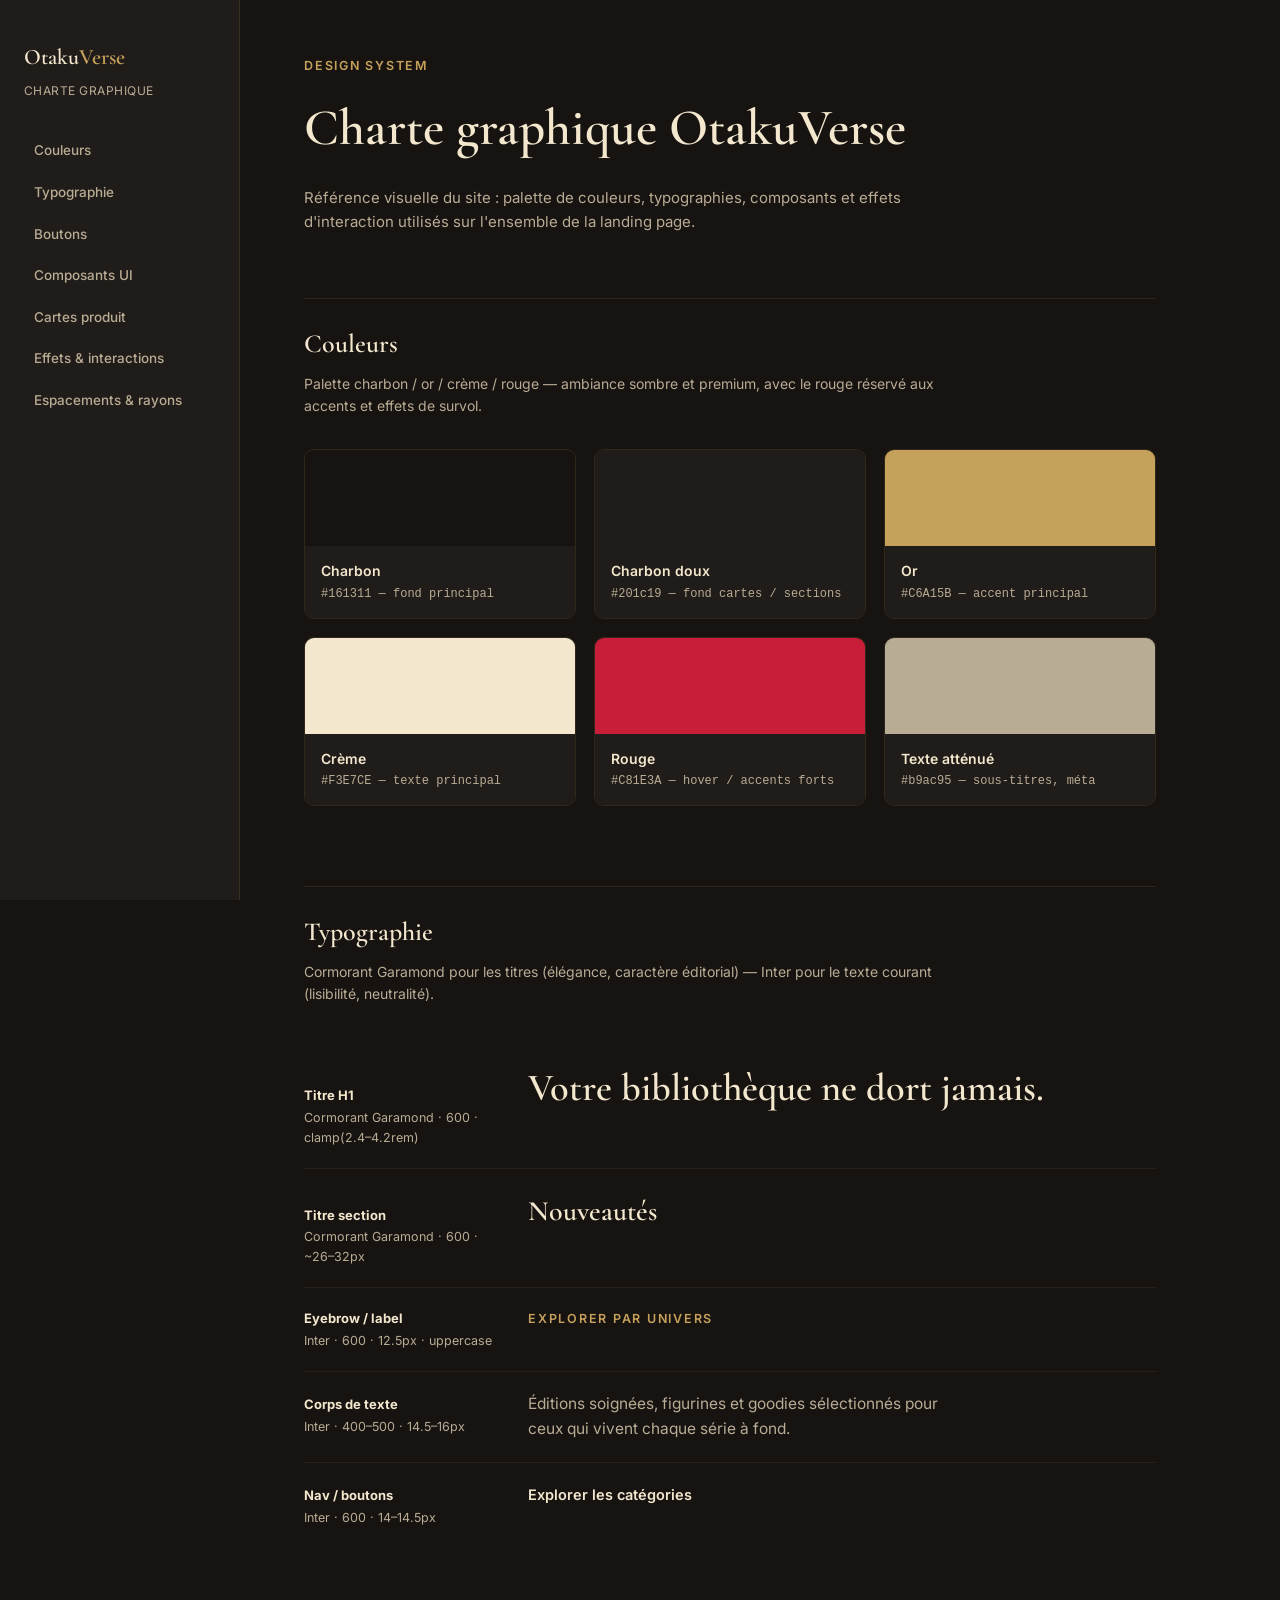
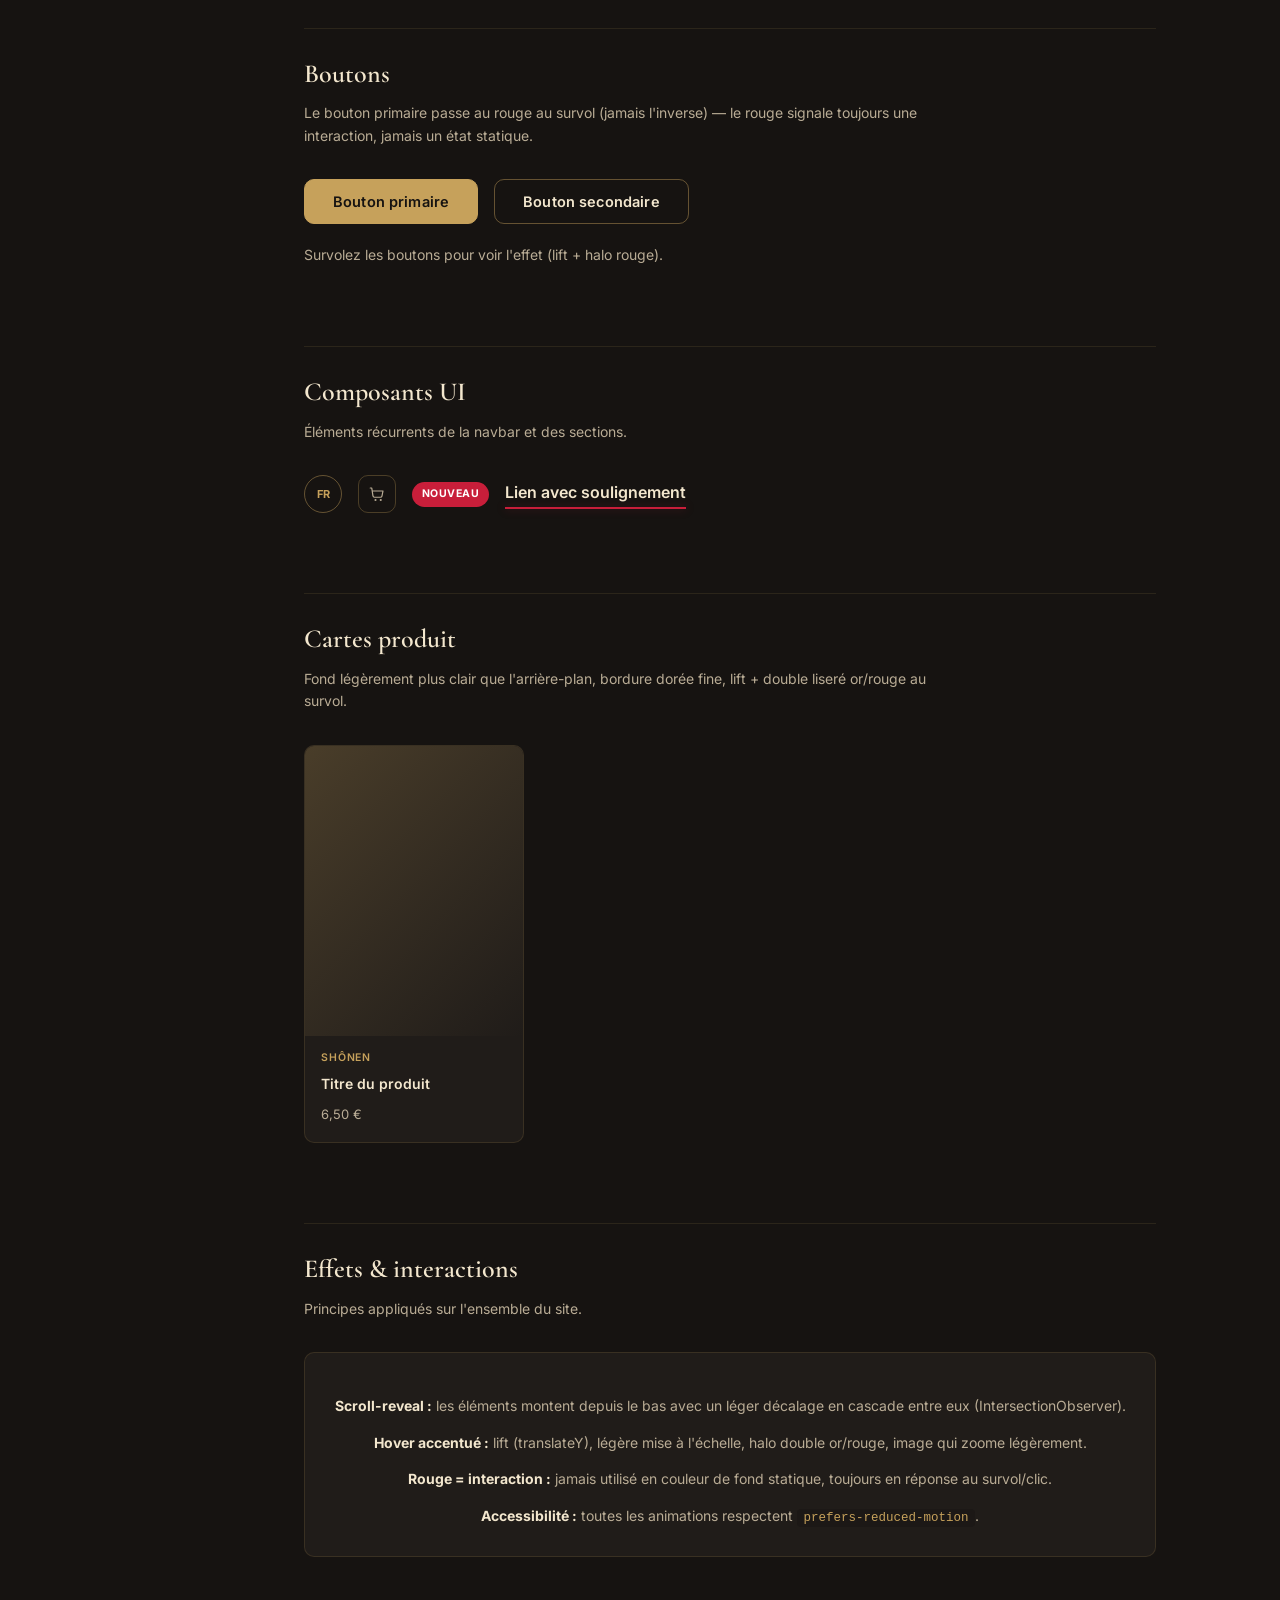
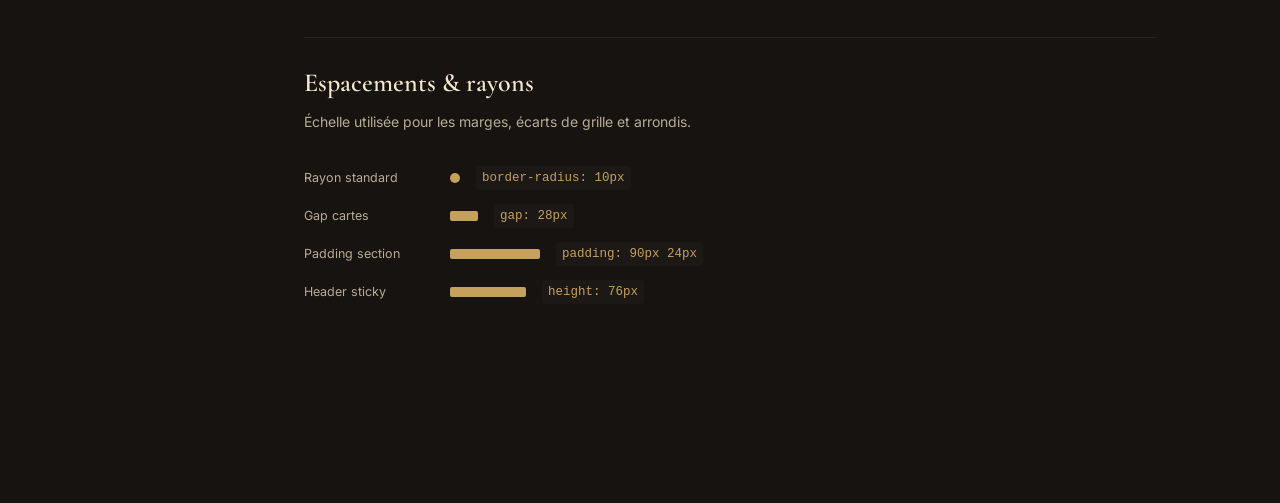
<file: charte_graphique.html>
<!DOCTYPE html>
<html lang="fr">
<head>
<meta charset="UTF-8">
<meta name="viewport" content="width=device-width, initial-scale=1.0">
<title>OtakuVerse — Charte graphique</title>

<link rel="preconnect" href="https://fonts.googleapis.com">
<link rel="preconnect" href="https://fonts.gstatic.com" crossorigin>
<link href="https://fonts.googleapis.com/css2?family=Cormorant+Garamond:wght@500;600;700&family=Inter:wght@400;500;600;700&display=swap" rel="stylesheet">

<style>
  :root{
    --ov-charcoal: #161311;
    --ov-charcoal-soft: #201c19;
    --ov-gold: #C6A15B;
    --ov-cream: #F3E7CE;
    --ov-red: #C81E3A;
    --ov-red-glow: rgba(200, 30, 58, .35);

    --ov-bg: var(--ov-charcoal);
    --ov-bg-soft: var(--ov-charcoal-soft);
    --ov-text: var(--ov-cream);
    --ov-text-muted: #b9ac95;
    --ov-accent: var(--ov-gold);

    --ov-radius: 10px;
  }

  *{ box-sizing: border-box; }
  html{ scroll-behavior: smooth; }

  body{
    margin: 0;
    background: var(--ov-bg);
    color: var(--ov-text);
    font-family: 'Inter', system-ui, sans-serif;
    line-height: 1.6;
  }

  /* ===== Layout général ===== */
  .cg-shell{
    display: grid;
    grid-template-columns: 240px 1fr;
    min-height: 100vh;
  }

  /* Sommaire latéral */
  .cg-sidebar{
    position: sticky;
    top: 0;
    height: 100vh;
    padding: 40px 24px;
    background: var(--ov-bg-soft);
    border-right: 1px solid color-mix(in srgb, var(--ov-accent) 15%, transparent);
    overflow-y: auto;
  }
  .cg-sidebar__brand{
    font-family: 'Cormorant Garamond', serif;
    font-weight: 600;
    font-size: 22px;
    margin: 0 0 6px;
  }
  .cg-sidebar__brand em{ font-style: normal; color: var(--ov-gold); }
  .cg-sidebar__sub{
    font-size: 12px;
    color: var(--ov-text-muted);
    margin: 0 0 32px;
    letter-spacing: .04em;
    text-transform: uppercase;
  }
  .cg-nav{ list-style: none; margin: 0; padding: 0; }
  .cg-nav li{ margin-bottom: 4px; }
  .cg-nav a{
    display: block;
    padding: 8px 10px;
    border-radius: 6px;
    color: var(--ov-text-muted);
    text-decoration: none;
    font-size: 13.5px;
    font-weight: 500;
    transition: background .2s ease, color .2s ease;
  }
  .cg-nav a:hover{ background: color-mix(in srgb, var(--ov-gold) 10%, transparent); color: var(--ov-text); }

  /* Contenu principal */
  .cg-main{ padding: 56px 64px 120px; max-width: 980px; }

  .cg-header{ margin-bottom: 64px; }
  .cg-header__eyebrow{
    font-size: 12.5px;
    font-weight: 600;
    letter-spacing: .14em;
    text-transform: uppercase;
    color: var(--ov-gold);
    margin: 0 0 12px;
  }
  .cg-header__title{
    font-family: 'Cormorant Garamond', serif;
    font-weight: 600;
    font-size: clamp(2.2rem, 4vw, 3.2rem);
    margin: 0 0 16px;
  }
  .cg-header__desc{
    font-size: 15px;
    color: var(--ov-text-muted);
    max-width: 620px;
    margin: 0;
  }

  section.cg-section{
    margin-bottom: 80px;
    padding-top: 24px;
    border-top: 1px solid color-mix(in srgb, var(--ov-accent) 12%, transparent);
  }
  .cg-section__title{
    font-family: 'Cormorant Garamond', serif;
    font-weight: 600;
    font-size: 26px;
    margin: 0 0 8px;
  }
  .cg-section__note{
    font-size: 14px;
    color: var(--ov-text-muted);
    margin: 0 0 32px;
    max-width: 640px;
  }

  /* ===== Couleurs ===== */
  .cg-color-grid{
    display: grid;
    grid-template-columns: repeat(auto-fit, minmax(200px, 1fr));
    gap: 18px;
  }
  .cg-swatch{
    border-radius: var(--ov-radius);
    overflow: hidden;
    border: 1px solid color-mix(in srgb, var(--ov-accent) 15%, transparent);
  }
  .cg-swatch__color{ height: 96px; }
  .cg-swatch__info{ padding: 14px 16px; background: var(--ov-bg-soft); }
  .cg-swatch__name{ font-size: 14px; font-weight: 600; margin: 0 0 2px; }
  .cg-swatch__code{
    font-family: 'SFMono-Regular', Consolas, monospace;
    font-size: 12px;
    color: var(--ov-text-muted);
    margin: 0;
  }

  /* ===== Typographie ===== */
  .cg-type-row{
    display: flex;
    align-items: baseline;
    gap: 24px;
    padding: 20px 0;
    border-bottom: 1px solid color-mix(in srgb, var(--ov-accent) 10%, transparent);
    flex-wrap: wrap;
  }
  .cg-type-row:last-child{ border-bottom: none; }
  .cg-type-row__meta{
    flex: 0 0 200px;
    font-size: 12.5px;
    color: var(--ov-text-muted);
  }
  .cg-type-row__meta strong{ display: block; color: var(--ov-text); font-size: 13px; margin-bottom: 2px; }
  .cg-type-sample{ font-family: 'Cormorant Garamond', serif; }
  .cg-type-sample.is-body{ font-family: 'Inter', sans-serif; }

  /* ===== Boutons ===== */
  .cg-row{ display: flex; gap: 16px; flex-wrap: wrap; align-items: center; margin-bottom: 20px; }

  .ov-btn{
    display: inline-flex;
    align-items: center;
    justify-content: center;
    padding: 13px 28px;
    border-radius: var(--ov-radius);
    font-family: 'Inter', sans-serif;
    font-size: 14.5px;
    font-weight: 600;
    text-decoration: none;
    letter-spacing: .01em;
    cursor: pointer;
    border: 1px solid transparent;
    transition: transform .25s ease, box-shadow .25s ease, background .25s ease, color .25s ease, border-color .25s ease;
  }
  .ov-btn--primary{ background: var(--ov-gold); color: var(--ov-charcoal); border-color: var(--ov-gold); }
  .ov-btn--primary:hover{ background: var(--ov-red); border-color: var(--ov-red); color: #fff; transform: translateY(-2px); box-shadow: 0 8px 24px var(--ov-red-glow); }
  .ov-btn--ghost{ background: transparent; color: var(--ov-text); border-color: color-mix(in srgb, var(--ov-accent) 45%, transparent); }
  .ov-btn--ghost:hover{ border-color: var(--ov-red); color: var(--ov-red); transform: translateY(-2px); }

  /* ===== Cartes ===== */
  .cg-card-demo{
    width: 220px;
    border-radius: var(--ov-radius);
    overflow: hidden;
    background: var(--ov-bg-soft);
    border: 1px solid color-mix(in srgb, var(--ov-accent) 15%, transparent);
    transition: transform .35s cubic-bezier(.16,1,.3,1), border-color .3s ease, box-shadow .3s ease;
  }
  .cg-card-demo:hover{
    transform: translateY(-10px) scale(1.02);
    border-color: color-mix(in srgb, var(--ov-gold) 65%, transparent);
    box-shadow: 0 24px 44px -18px color-mix(in srgb, var(--ov-red) 35%, transparent), 0 0 0 1px color-mix(in srgb, var(--ov-gold) 30%, transparent);
  }
  .cg-card-demo__thumb{
    aspect-ratio: 3 / 4;
    background: linear-gradient(135deg, color-mix(in srgb, var(--ov-gold) 25%, var(--ov-bg-soft)), var(--ov-bg-soft));
  }
  .cg-card-demo__body{ padding: 14px 16px 18px; }
  .cg-card-demo__cat{ font-size: 10.5px; font-weight: 600; letter-spacing: .08em; text-transform: uppercase; color: var(--ov-gold); margin: 0 0 6px; }
  .cg-card-demo__title{ font-size: 14px; font-weight: 600; margin: 0 0 8px; }
  .cg-card-demo__price{ font-size: 13px; color: var(--ov-text-muted); margin: 0; }

  /* ===== Icônes / composants UI ===== */
  .cg-icon-btn{
    display: inline-flex;
    align-items: center;
    justify-content: center;
    width: 38px; height: 38px;
    border-radius: 10px;
    border: 1px solid color-mix(in srgb, var(--ov-accent) 30%, transparent);
    color: var(--ov-text-muted);
    background: none;
    transition: color .25s ease, border-color .25s ease, background .25s ease;
  }
  .cg-icon-btn:hover{ color: var(--ov-red); border-color: color-mix(in srgb, var(--ov-red) 40%, transparent); background: color-mix(in srgb, var(--ov-red) 8%, transparent); }
  .cg-icon-btn svg{ width: 18px; height: 18px; }

  .cg-lang-circle{
    display: inline-flex;
    align-items: center;
    justify-content: center;
    width: 38px; height: 38px;
    border-radius: 50%;
    border: 1px solid color-mix(in srgb, var(--ov-accent) 45%, transparent);
    font-size: 11px;
    font-weight: 700;
    color: var(--ov-gold);
  }

  .cg-badge{
    display: inline-block;
    padding: 4px 10px;
    border-radius: 999px;
    background: var(--ov-red);
    color: #fff;
    font-size: 10.5px;
    font-weight: 700;
    letter-spacing: .04em;
    text-transform: uppercase;
  }

  /* ===== Espacements ===== */
  .cg-spacing-row{ display: flex; align-items: center; gap: 16px; margin-bottom: 14px; }
  .cg-spacing-bar{ background: var(--ov-gold); height: 10px; border-radius: 2px; }
  .cg-spacing-label{ font-size: 12.5px; color: var(--ov-text-muted); width: 130px; flex-shrink: 0; }

  /* ===== Motifs / effets ===== */
  .cg-effect-box{
    padding: 28px;
    border-radius: var(--ov-radius);
    background: var(--ov-bg-soft);
    border: 1px solid color-mix(in srgb, var(--ov-accent) 15%, transparent);
    text-align: center;
    font-size: 14px;
    color: var(--ov-text-muted);
  }
  .cg-effect-underline{
    position: relative;
    display: inline-block;
    color: var(--ov-text);
    font-weight: 600;
    padding-bottom: 4px;
  }
  .cg-effect-underline::after{
    content: "";
    position: absolute;
    left: 0; bottom: 0;
    width: 100%; height: 2px;
    background: var(--ov-red);
    box-shadow: 0 0 10px var(--ov-red-glow);
  }

  code{
    font-family: 'SFMono-Regular', Consolas, monospace;
    font-size: 12.5px;
    background: color-mix(in srgb, var(--ov-charcoal) 40%, var(--ov-bg-soft));
    padding: 2px 6px;
    border-radius: 4px;
    color: var(--ov-gold);
  }

  @media (max-width: 860px){
    .cg-shell{ grid-template-columns: 1fr; }
    .cg-sidebar{ position: relative; height: auto; }
    .cg-main{ padding: 40px 24px 80px; }
  }
</style>
</head>
<body>

<div class="cg-shell">

  <!-- Sommaire -->
  <aside class="cg-sidebar">
    <p class="cg-sidebar__brand">Otaku<em>Verse</em></p>
    <p class="cg-sidebar__sub">Charte graphique</p>

    <ul class="cg-nav">
      <li><a href="#couleurs">Couleurs</a></li>
      <li><a href="#typographie">Typographie</a></li>
      <li><a href="#boutons">Boutons</a></li>
      <li><a href="#composants">Composants UI</a></li>
      <li><a href="#cartes">Cartes produit</a></li>
      <li><a href="#effets">Effets & interactions</a></li>
      <li><a href="#espacements">Espacements & rayons</a></li>
    </ul>
  </aside>

  <!-- Contenu -->
  <main class="cg-main">

    <header class="cg-header">
      <p class="cg-header__eyebrow">Design system</p>
      <h1 class="cg-header__title">Charte graphique OtakuVerse</h1>
      <p class="cg-header__desc">
        Référence visuelle du site : palette de couleurs, typographies, composants et effets d'interaction utilisés sur l'ensemble de la landing page.
      </p>
    </header>

    <!-- ===== Couleurs ===== -->
    <section class="cg-section" id="couleurs">
      <h2 class="cg-section__title">Couleurs</h2>
      <p class="cg-section__note">Palette charbon / or / crème / rouge — ambiance sombre et premium, avec le rouge réservé aux accents et effets de survol.</p>

      <div class="cg-color-grid">
        <div class="cg-swatch">
          <div class="cg-swatch__color" style="background:#161311;"></div>
          <div class="cg-swatch__info">
            <p class="cg-swatch__name">Charbon</p>
            <p class="cg-swatch__code">#161311 — fond principal</p>
          </div>
        </div>
        <div class="cg-swatch">
          <div class="cg-swatch__color" style="background:#201c19;"></div>
          <div class="cg-swatch__info">
            <p class="cg-swatch__name">Charbon doux</p>
            <p class="cg-swatch__code">#201c19 — fond cartes / sections</p>
          </div>
        </div>
        <div class="cg-swatch">
          <div class="cg-swatch__color" style="background:#C6A15B;"></div>
          <div class="cg-swatch__info">
            <p class="cg-swatch__name">Or</p>
            <p class="cg-swatch__code">#C6A15B — accent principal</p>
          </div>
        </div>
        <div class="cg-swatch">
          <div class="cg-swatch__color" style="background:#F3E7CE;"></div>
          <div class="cg-swatch__info">
            <p class="cg-swatch__name">Crème</p>
            <p class="cg-swatch__code">#F3E7CE — texte principal</p>
          </div>
        </div>
        <div class="cg-swatch">
          <div class="cg-swatch__color" style="background:#C81E3A;"></div>
          <div class="cg-swatch__info">
            <p class="cg-swatch__name">Rouge</p>
            <p class="cg-swatch__code">#C81E3A — hover / accents forts</p>
          </div>
        </div>
        <div class="cg-swatch">
          <div class="cg-swatch__color" style="background:#b9ac95;"></div>
          <div class="cg-swatch__info">
            <p class="cg-swatch__name">Texte atténué</p>
            <p class="cg-swatch__code">#b9ac95 — sous-titres, méta</p>
          </div>
        </div>
      </div>
    </section>

    <!-- ===== Typographie ===== -->
    <section class="cg-section" id="typographie">
      <h2 class="cg-section__title">Typographie</h2>
      <p class="cg-section__note">Cormorant Garamond pour les titres (élégance, caractère éditorial) — Inter pour le texte courant (lisibilité, neutralité).</p>

      <div class="cg-type-row">
        <div class="cg-type-row__meta"><strong>Titre H1</strong>Cormorant Garamond · 600 · clamp(2.4–4.2rem)</div>
        <div class="cg-type-sample" style="font-size: clamp(1.8rem, 3vw, 2.8rem); font-weight: 600;">Votre bibliothèque ne dort jamais.</div>
      </div>
      <div class="cg-type-row">
        <div class="cg-type-row__meta"><strong>Titre section</strong>Cormorant Garamond · 600 · ~26–32px</div>
        <div class="cg-type-sample" style="font-size: 28px; font-weight: 600;">Nouveautés</div>
      </div>
      <div class="cg-type-row">
        <div class="cg-type-row__meta"><strong>Eyebrow / label</strong>Inter · 600 · 12.5px · uppercase</div>
        <div class="cg-type-sample is-body" style="font-size: 12.5px; font-weight: 600; letter-spacing: .14em; text-transform: uppercase; color: var(--ov-gold);">Explorer par univers</div>
      </div>
      <div class="cg-type-row">
        <div class="cg-type-row__meta"><strong>Corps de texte</strong>Inter · 400–500 · 14.5–16px</div>
        <div class="cg-type-sample is-body" style="font-size: 15.5px; color: var(--ov-text-muted); max-width: 420px;">Éditions soignées, figurines et goodies sélectionnés pour ceux qui vivent chaque série à fond.</div>
      </div>
      <div class="cg-type-row">
        <div class="cg-type-row__meta"><strong>Nav / boutons</strong>Inter · 600 · 14–14.5px</div>
        <div class="cg-type-sample is-body" style="font-size: 14.5px; font-weight: 600;">Explorer les catégories</div>
      </div>
    </section>

    <!-- ===== Boutons ===== -->
    <section class="cg-section" id="boutons">
      <h2 class="cg-section__title">Boutons</h2>
      <p class="cg-section__note">Le bouton primaire passe au rouge au survol (jamais l'inverse) — le rouge signale toujours une interaction, jamais un état statique.</p>

      <div class="cg-row">
        <button class="ov-btn ov-btn--primary">Bouton primaire</button>
        <button class="ov-btn ov-btn--ghost">Bouton secondaire</button>
      </div>
      <p class="cg-section__note">Survolez les boutons pour voir l'effet (lift + halo rouge).</p>
    </section>

    <!-- ===== Composants UI ===== -->
    <section class="cg-section" id="composants">
      <h2 class="cg-section__title">Composants UI</h2>
      <p class="cg-section__note">Éléments récurrents de la navbar et des sections.</p>

      <div class="cg-row">
        <span class="cg-lang-circle">FR</span>

        <button class="cg-icon-btn" aria-label="Exemple">
          <svg viewBox="0 0 24 24" fill="none"><path d="M3 4h2l1.6 10.6a2 2 0 0 0 2 1.7h8a2 2 0 0 0 2-1.6L20 8H6.2" stroke="currentColor" stroke-width="1.6" stroke-linecap="round" stroke-linejoin="round"/><circle cx="10" cy="20" r="1.4" fill="currentColor"/><circle cx="17" cy="20" r="1.4" fill="currentColor"/></svg>
        </button>

        <span class="cg-badge">Nouveau</span>

        <span class="cg-effect-underline">Lien avec soulignement</span>
      </div>
    </section>

    <!-- ===== Cartes produit ===== -->
    <section class="cg-section" id="cartes">
      <h2 class="cg-section__title">Cartes produit</h2>
      <p class="cg-section__note">Fond légèrement plus clair que l'arrière-plan, bordure dorée fine, lift + double liseré or/rouge au survol.</p>

      <div class="cg-row">
        <div class="cg-card-demo">
          <div class="cg-card-demo__thumb"></div>
          <div class="cg-card-demo__body">
            <p class="cg-card-demo__cat">Shônen</p>
            <p class="cg-card-demo__title">Titre du produit</p>
            <p class="cg-card-demo__price">6,50 €</p>
          </div>
        </div>
      </div>
    </section>

    <!-- ===== Effets & interactions ===== -->
    <section class="cg-section" id="effets">
      <h2 class="cg-section__title">Effets & interactions</h2>
      <p class="cg-section__note">Principes appliqués sur l'ensemble du site.</p>

      <div class="cg-effect-box">
        <p><strong style="color: var(--ov-text);">Scroll-reveal :</strong> les éléments montent depuis le bas avec un léger décalage en cascade entre eux (IntersectionObserver).</p>
        <p><strong style="color: var(--ov-text);">Hover accentué :</strong> lift (translateY), légère mise à l'échelle, halo double or/rouge, image qui zoome légèrement.</p>
        <p><strong style="color: var(--ov-text);">Rouge = interaction :</strong> jamais utilisé en couleur de fond statique, toujours en réponse au survol/clic.</p>
        <p style="margin-bottom: 0;"><strong style="color: var(--ov-text);">Accessibilité :</strong> toutes les animations respectent <code>prefers-reduced-motion</code>.</p>
      </div>
    </section>

    <!-- ===== Espacements & rayons ===== -->
    <section class="cg-section" id="espacements">
      <h2 class="cg-section__title">Espacements & rayons</h2>
      <p class="cg-section__note">Échelle utilisée pour les marges, écarts de grille et arrondis.</p>

      <div class="cg-spacing-row"><span class="cg-spacing-label">Rayon standard</span><div class="cg-spacing-bar" style="width: 10px; border-radius: 10px;"></div><code>border-radius: 10px</code></div>
      <div class="cg-spacing-row"><span class="cg-spacing-label">Gap cartes</span><div class="cg-spacing-bar" style="width: 28px;"></div><code>gap: 28px</code></div>
      <div class="cg-spacing-row"><span class="cg-spacing-label">Padding section</span><div class="cg-spacing-bar" style="width: 90px;"></div><code>padding: 90px 24px</code></div>
      <div class="cg-spacing-row"><span class="cg-spacing-label">Header sticky</span><div class="cg-spacing-bar" style="width: 76px;"></div><code>height: 76px</code></div>
    </section>

  </main>
</div>

</body>
</html>
</file>
<file: style.css>
/* ===== OtakuVerse — Variables ===== */
:root{
  --ov-charcoal: #161311;
  --ov-charcoal-soft: #201c19;
  --ov-gold: #C6A15B;
  --ov-cream: #F3E7CE;
  --ov-red: #C81E3A;
  --ov-red-glow: rgba(200, 30, 58, .35);

  --ov-bg: var(--ov-charcoal);
  --ov-bg-soft: var(--ov-charcoal-soft);
  --ov-text: var(--ov-cream);
  --ov-text-muted: #b9ac95;
  --ov-accent: var(--ov-gold);

  --ov-header-h: 76px;
  --ov-radius: 10px;
  --ov-transition: .25s cubic-bezier(.4,0,.2,1);
}

[data-theme="light"]{
  --ov-bg: var(--ov-cream);
  --ov-bg-soft: #ece0c6;
  --ov-text: var(--ov-charcoal);
  --ov-text-muted: #6b5f47;
  --ov-accent: #8a6c33;
}

*{ box-sizing: border-box; }
body{ margin: 0; background: var(--ov-bg); }

/* ===== Header ===== */
.ov-header{
  position: sticky;
  top: 0;
  z-index: 100;
  height: var(--ov-header-h);
  background: color-mix(in srgb, var(--ov-bg) 88%, transparent);
  backdrop-filter: blur(10px);
  border-bottom: 1px solid color-mix(in srgb, var(--ov-accent) 25%, transparent);
  font-family: 'Inter', system-ui, sans-serif;
  transition: background var(--ov-transition), border-color var(--ov-transition);
}

.ov-header__inner{
  max-width: 1280px;
  height: 100%;
  margin: 0 auto;
  padding: 0 24px;
  display: flex;
  align-items: center;
  justify-content: space-between;
  gap: 24px;
}

.ov-logo{
  display: flex;
  align-items: center;
  gap: 10px;
  color: var(--ov-text);
  text-decoration: none;
  flex-shrink: 0;
}
.ov-logo__icon{ width: 30px; height: 30px; color: var(--ov-gold); }
.ov-logo__text{
  font-family: 'Cormorant Garamond', serif;
  font-size: 22px;
  font-weight: 600;
  letter-spacing: .02em;
}
.ov-logo__text em{ font-style: normal; color: var(--ov-gold); }

.ov-nav__list{
  display: flex;
  align-items: center;
  gap: 32px;
  list-style: none;
  margin: 0;
  padding: 0;
}
.ov-nav__link{
  position: relative;
  color: var(--ov-text-muted);
  text-decoration: none;
  font-size: 14.5px;
  font-weight: 500;
  letter-spacing: .01em;
  padding: 6px 0;
  transition: color var(--ov-transition);
}
.ov-nav__link::after{
  content: "";
  position: absolute;
  left: 0; bottom: -2px;
  width: 100%;
  height: 2px;
  background: var(--ov-red);
  transform: scaleX(0);
  transform-origin: left;
  transition: transform var(--ov-transition);
  box-shadow: 0 0 8px var(--ov-red-glow);
}
.ov-nav__link:hover, .ov-nav__link:focus-visible{ color: var(--ov-text); }
.ov-nav__link:hover::after, .ov-nav__link:focus-visible::after{ transform: scaleX(1); }
.ov-nav__link.is-active{ color: var(--ov-gold); }
.ov-nav__link.is-active::after{
  transform: scaleX(1);
  background: var(--ov-gold);
  box-shadow: none;
}

.ov-actions{
  display: flex;
  align-items: center;
  gap: 14px;
  flex-shrink: 0;
}

.ov-lang{
  display: flex;
  align-items: center;
  justify-content: center;
  width: 38px; height: 38px;
  border-radius: 50%;
  background: none;
  border: 1px solid color-mix(in srgb, var(--ov-accent) 45%, transparent);
  cursor: pointer;
  transition: color var(--ov-transition), border-color var(--ov-transition), background var(--ov-transition);
}
.ov-lang__code{
  font-size: 11px;
  font-weight: 700;
  letter-spacing: .03em;
  color: var(--ov-gold);
}
.ov-lang:hover, .ov-lang:focus-visible{
  border-color: var(--ov-red);
  background: color-mix(in srgb, var(--ov-red) 8%, transparent);
}
.ov-lang:hover .ov-lang__code, .ov-lang:focus-visible .ov-lang__code{ color: var(--ov-red); }

.ov-icon-btn{
  position: relative;
  display: inline-flex;
  align-items: center;
  justify-content: center;
  width: 38px; height: 38px;
  border-radius: var(--ov-radius);
  background: none;
  border: 1px solid transparent;
  color: var(--ov-text-muted);
  cursor: pointer;
  transition: color var(--ov-transition), border-color var(--ov-transition), background var(--ov-transition);
}
.ov-icon-btn:hover, .ov-icon-btn:focus-visible{
  color: var(--ov-red);
  border-color: color-mix(in srgb, var(--ov-red) 40%, transparent);
  background: color-mix(in srgb, var(--ov-red) 8%, transparent);
}
.ov-icon{ width: 20px; height: 20px; }

.ov-icon--moon{ display: none; }
[data-theme="light"] .ov-icon--sun{ display: none; }
[data-theme="light"] .ov-icon--moon{ display: block; }

.ov-cart{ text-decoration: none; }
.ov-cart__badge{
  position: absolute;
  top: 2px; right: 2px;
  min-width: 16px; height: 16px;
  padding: 0 3px;
  border-radius: 999px;
  background: var(--ov-red);
  color: #fff;
  font-size: 10px;
  font-weight: 700;
  line-height: 16px;
  text-align: center;
}

.ov-burger{
  display: none;
  flex-direction: column;
  justify-content: center;
  gap: 5px;
  width: 38px; height: 38px;
  background: none;
  border: none;
  cursor: pointer;
}
.ov-burger span{
  width: 20px; height: 2px;
  background: var(--ov-text);
  transition: transform var(--ov-transition), opacity var(--ov-transition);
}
.ov-burger[aria-expanded="true"] span:nth-child(1){ transform: translateY(7px) rotate(45deg); }
.ov-burger[aria-expanded="true"] span:nth-child(2){ opacity: 0; }
.ov-burger[aria-expanded="true"] span:nth-child(3){ transform: translateY(-7px) rotate(-45deg); }

@media (max-width: 900px){
  .ov-nav{
    position: fixed;
    top: var(--ov-header-h);
    right: 0;
    width: min(320px, 80vw);
    height: calc(100vh - var(--ov-header-h));
    background: var(--ov-bg-soft);
    border-left: 1px solid color-mix(in srgb, var(--ov-accent) 25%, transparent);
    transform: translateX(100%);
    transition: transform var(--ov-transition);
    overflow-y: auto;
  }
  .ov-nav.is-open{ transform: translateX(0); }
  .ov-nav__list{ flex-direction: column; align-items: flex-start; gap: 4px; padding: 24px; }
  .ov-nav__link{ display: block; width: 100%; padding: 12px 4px; }
  .ov-burger{ display: flex; }
}

.ov-nav__link:focus-visible, .ov-icon-btn:focus-visible,
.ov-lang:focus-visible, .ov-burger:focus-visible{
  outline: 2px solid var(--ov-gold);
  outline-offset: 3px;
}
@media (prefers-reduced-motion: reduce){
  .ov-header, .ov-nav, .ov-nav__link, .ov-nav__link::after,
  .ov-icon-btn, .ov-burger span{ transition: none; }
}

/* ===== Hero ===== */
.ov-hero{
  position: relative;
  min-height: calc(100vh - var(--ov-header-h));
  display: flex;
  align-items: center;
  justify-content: center;
  overflow: hidden;
  background: var(--ov-bg);
  isolation: isolate;
}

.ov-hero__bg{ position: absolute; inset: 0; z-index: 0; pointer-events: none; }
.ov-hero__glow{
  position: absolute;
  top: 50%; left: 50%;
  width: 900px; height: 900px;
  transform: translate(-50%, -50%);
  background: radial-gradient(circle,
    color-mix(in srgb, var(--ov-gold) 10%, transparent) 0%,
    color-mix(in srgb, var(--ov-red) 6%, transparent) 45%,
    transparent 70%);
}

/* ===== Hero — Emblème central avec anneaux ===== */
.ov-hero__emblem{
  position: relative;
  width: 250px;
  height: 250px;
  margin: 0 auto 40px;
  display: flex;
  align-items: center;
  justify-content: center;
}

.ov-hero__emblem-img{
  position: relative;
  z-index: 2;
  width: 250px;
  height: 250px;
  object-fit: contain;
  border-radius: 50%;
}

.ov-hero__ring{
  position: absolute;
  inset: 0;
  border-radius: 50%;
  border: 1px dashed transparent;
}
.ov-hero__ring--outer{
  border-color: color-mix(in srgb, var(--ov-gold) 55%, transparent);
  animation: ov-ring-spin 16s linear infinite;
}
.ov-hero__ring--inner{
  inset: 26px;
  border-color: color-mix(in srgb, var(--ov-red) 55%, transparent);
  animation: ov-ring-spin-reverse 11s linear infinite;
}

@keyframes ov-ring-spin{
  to{ transform: rotate(360deg); }
}
@keyframes ov-ring-spin-reverse{
  to{ transform: rotate(-360deg); }
}

@media (max-width: 640px){
  .ov-hero__emblem{ width: 160px; height: 160px; }
  .ov-hero__emblem-img{ width: 92px; height: 92px; }
  .ov-hero__ring--inner{ inset: 18px; }
}

@media (prefers-reduced-motion: reduce){
  .ov-hero__ring{ animation: none; }
}

.ov-hero__content{
  position: relative;
  z-index: 1;
  max-width: 680px;
  padding: 0 24px;
  text-align: center;
  opacity: 0;
  transform: translateY(18px);
  transition: opacity .7s ease-out, transform .7s ease-out;
}
.ov-hero__content.is-visible{ opacity: 1; transform: translateY(0); }

.ov-hero__eyebrow{
  font-family: 'Inter', sans-serif;
  font-size: 12.5px;
  font-weight: 600;
  letter-spacing: .14em;
  text-transform: uppercase;
  color: var(--ov-accent);
  margin: 0 0 18px;
}
.ov-hero__title{
  font-family: 'Cormorant Garamond', serif;
  font-weight: 600;
  font-size: clamp(2.4rem, 5.5vw, 4.2rem);
  line-height: 1.12;
  color: var(--ov-text);
  margin: 0 0 20px;
}
.ov-hero__title-accent{ position: relative; color: var(--ov-gold); }
.ov-hero__title-accent::after{
  content: "";
  position: absolute;
  left: 0; bottom: -4px;
  width: 100%; height: 2px;
  background: var(--ov-red);
  box-shadow: 0 0 10px var(--ov-red-glow);
}
.ov-hero__subtitle{
  font-family: 'Inter', sans-serif;
  font-size: 16px;
  line-height: 1.6;
  color: var(--ov-text-muted);
  max-width: 480px;
  margin: 0 auto 36px;
}
.ov-hero__actions{
  display: flex;
  align-items: center;
  justify-content: center;
  gap: 16px;
  flex-wrap: wrap;
}

.ov-btn{
  display: inline-flex;
  align-items: center;
  justify-content: center;
  padding: 13px 28px;
  border-radius: var(--ov-radius);
  font-family: 'Inter', sans-serif;
  font-size: 14.5px;
  font-weight: 600;
  text-decoration: none;
  letter-spacing: .01em;
  transition: transform var(--ov-transition), box-shadow var(--ov-transition), background var(--ov-transition), color var(--ov-transition), border-color var(--ov-transition);
}
.ov-btn--primary{ background: var(--ov-gold); color: var(--ov-charcoal); border: 1px solid var(--ov-gold); }
.ov-btn--primary:hover, .ov-btn--primary:focus-visible{
  background: var(--ov-red); border-color: var(--ov-red); color: #fff;
  transform: translateY(-2px); box-shadow: 0 8px 24px var(--ov-red-glow);
}
.ov-btn--ghost{ background: transparent; color: var(--ov-text); border: 1px solid color-mix(in srgb, var(--ov-accent) 45%, transparent); }
.ov-btn--ghost:hover, .ov-btn--ghost:focus-visible{ border-color: var(--ov-red); color: var(--ov-red); transform: translateY(-2px); }

.ov-hero__scroll{
  position: absolute;
  bottom: 28px; left: 50%;
  transform: translateX(-50%);
  width: 34px; height: 34px;
  border: none; background: none;
  color: var(--ov-text-muted);
  cursor: pointer;
  animation: ov-bounce 2.2s ease-in-out infinite;
  z-index: 1;
}
.ov-hero__scroll svg{ width: 100%; height: 100%; }
.ov-hero__scroll:hover, .ov-hero__scroll:focus-visible{ color: var(--ov-gold); }
@keyframes ov-bounce{
  0%, 100% { transform: translateX(-50%) translateY(0); }
  50% { transform: translateX(-50%) translateY(8px); }
}

@media (max-width: 640px){ .ov-hero__deco--book{ width: 220px; } }
@media (prefers-reduced-motion: reduce){
  .ov-hero__content, .ov-hero__deco, .ov-hero__scroll, .ov-hero__book-svg{ transition: none; animation: none; }
}

/* ===== Section générique ===== */
.ov-section{ padding: 90px 24px; background: var(--ov-bg); }
.ov-section__inner{ max-width: 1280px; margin: 0 auto; }
.ov-section__head{
  display: flex; align-items: flex-end; justify-content: space-between;
  gap: 24px; margin-bottom: 44px; flex-wrap: wrap;
}
.ov-section__eyebrow{
  font-family: 'Inter', sans-serif; font-size: 12.5px; font-weight: 600;
  letter-spacing: .14em; text-transform: uppercase; color: var(--ov-accent); margin: 0 0 8px;
}
.ov-section__title{
  font-family: 'Cormorant Garamond', serif; font-weight: 600;
  font-size: clamp(1.8rem, 3.2vw, 2.6rem); color: var(--ov-text); margin: 0;
}
.ov-link-arrow{
  display: inline-flex; align-items: center; gap: 6px;
  color: var(--ov-text-muted); text-decoration: none; font-size: 14px; font-weight: 600;
  padding-bottom: 3px; border-bottom: 1px solid transparent;
  transition: color var(--ov-transition), border-color var(--ov-transition);
}
.ov-link-arrow svg{ width: 16px; height: 16px; transition: transform var(--ov-transition); }
.ov-link-arrow:hover, .ov-link-arrow:focus-visible{ color: var(--ov-red); border-color: var(--ov-red); }
.ov-link-arrow:hover svg{ transform: translateX(3px); }

/* ===== Nouveautés ===== */
.ov-card-grid{ display: grid; grid-template-columns: repeat(4, 1fr); gap: 28px; }

.ov-card{
  position: relative;
  border-radius: var(--ov-radius);
  overflow: hidden;
  background: var(--ov-bg-soft);
  border: 1px solid color-mix(in srgb, var(--ov-accent) 15%, transparent);
  opacity: 0;
  transform: translateY(52px);
  transition: opacity 1s cubic-bezier(.16,1,.3,1),
              transform 1s cubic-bezier(.16,1,.3,1),
              border-color .3s ease, box-shadow .3s ease;
}
.ov-card.is-visible{ opacity: 1; transform: translateY(0); }
.ov-card-grid .ov-card:nth-child(1){ transition-delay: 0s; }
.ov-card-grid .ov-card:nth-child(2){ transition-delay: .12s; }
.ov-card-grid .ov-card:nth-child(3){ transition-delay: .24s; }
.ov-card-grid .ov-card:nth-child(4){ transition-delay: .36s; }

.ov-card.is-visible:hover, .ov-card.is-visible:focus-within{
  transition: transform .4s cubic-bezier(.16,1,.3,1), border-color .3s ease, box-shadow .3s ease;
  transform: translateY(-12px) scale(1.025);
  border-color: color-mix(in srgb, var(--ov-gold) 65%, transparent);
  box-shadow: 0 28px 50px -18px color-mix(in srgb, var(--ov-red) 35%, transparent),
              0 0 0 1px color-mix(in srgb, var(--ov-gold) 30%, transparent);
}

.ov-card__thumb{ position: relative; aspect-ratio: 3 / 4.2; overflow: hidden; }
.ov-card__thumb img{
  width: 100%; height: 100%; object-fit: cover; display: block;
  transition: transform .6s ease, filter .6s ease;
}
.ov-card.is-visible:hover .ov-card__thumb img{ transform: scale(1.12); filter: brightness(1.05) saturate(1.08); }

.ov-card__badge{
  position: absolute; top: 12px; left: 12px;
  padding: 4px 10px; border-radius: 999px;
  background: var(--ov-red); color: #fff;
  font-size: 10.5px; font-weight: 700; letter-spacing: .04em; text-transform: uppercase;
}
.ov-card__body{ padding: 16px 16px 20px; }
.ov-card__category{
  font-size: 11px; font-weight: 600; letter-spacing: .08em; text-transform: uppercase;
  color: var(--ov-gold); margin: 0 0 6px;
}
.ov-card__title{
  font-family: 'Inter', sans-serif; font-size: 15px; font-weight: 600;
  color: var(--ov-text); margin: 0 0 8px; line-height: 1.3; transition: color .3s ease;
}
.ov-card.is-visible:hover .ov-card__title{ color: var(--ov-gold); }
.ov-card__price{ font-size: 14px; font-weight: 600; color: var(--ov-text-muted); margin: 0; }

@media (max-width: 1100px){ .ov-card-grid{ grid-template-columns: repeat(3, 1fr); } }
@media (max-width: 760px){
  .ov-card-grid{ grid-template-columns: repeat(2, 1fr); gap: 18px; }
  .ov-section{ padding: 60px 20px; }
}
@media (max-width: 460px){ .ov-card-grid{ grid-template-columns: 1fr; max-width: 320px; margin: 0 auto; } }
@media (prefers-reduced-motion: reduce){
  .ov-card{ opacity: 1; transform: none; transition: border-color .3s ease, box-shadow .3s ease; }
  .ov-card.is-visible:hover{ transform: none; }
  .ov-card__thumb img{ transition: none; }
}

/* ===== Catégories ===== */
.ov-cat-grid{
  display: grid;
  grid-template-columns: repeat(4, 1fr);
  grid-auto-rows: 190px;
  gap: 20px;
}

.ov-cat-card{
  position: relative;
  grid-column: span 1;
  grid-row: span 1;
  border-radius: var(--ov-radius);
  overflow: hidden;
  text-decoration: none;
  display: block;
  border: 1px solid color-mix(in srgb, var(--ov-accent) 15%, transparent);

  opacity: 0;
  transform: translateY(52px);

  transition:
    opacity 1s cubic-bezier(.16,1,.3,1),
    transform 1s cubic-bezier(.16,1,.3,1),
    border-color .3s ease,
    box-shadow .3s ease;
}

.ov-cat-card.is-visible{
  opacity: 1;
  transform: translateY(0);
}

/* Délais d'apparition */

.ov-cat-grid .ov-cat-card:nth-child(1){
  transition-delay: 0s;
}

.ov-cat-grid .ov-cat-card:nth-child(2){
  transition-delay: .1s;
}

.ov-cat-grid .ov-cat-card:nth-child(3){
  transition-delay: .2s;
}

.ov-cat-grid .ov-cat-card:nth-child(4){
  transition-delay: .3s;
}

.ov-cat-grid .ov-cat-card:nth-child(5){
  transition-delay: .4s;
}

/* Grande carte Shônen */

.ov-cat-card--feature{
  grid-column: span 2;
  grid-row: span 2;
}


/* ===== SVG des cartes ===== */

.ov-cat-card > svg{
  position: absolute;
  inset: 0;
  width: 100%;
  height: 100%;
  display: block;

  transform-origin: center;
  transition:
    transform .6s ease,
    filter .6s ease;
}


/* ===== Overlay ===== */

.ov-cat-card__overlay{
  position: absolute;
  inset: 0;

  background:
    linear-gradient(
      180deg,
      transparent 30%,
      color-mix(
        in srgb,
        var(--ov-charcoal) 85%,
        transparent
      ) 100%
    );

  transition: background .3s ease;
}


/* ===== Contenu ===== */

.ov-cat-card__body{
  position: absolute;
  left: 0;
  right: 0;
  bottom: 0;
  padding: 18px 20px;
}

.ov-cat-card__count{
  font-size: 11px;
  font-weight: 600;
  letter-spacing: .08em;
  text-transform: uppercase;
  color: var(--ov-gold);
  margin: 0 0 4px;
  opacity: .9;
}

.ov-cat-card__title{
  font-family: 'Cormorant Garamond', serif;
  font-weight: 600;
  font-size: 22px;
  color: #fff;
  margin: 0;
  position: relative;
  display: inline-block;
}

.ov-cat-card--feature .ov-cat-card__title{
  font-size: 30px;
}


/* ===== Soulignement du titre ===== */

.ov-cat-card__title::after{
  content: "";
  position: absolute;
  left: 0;
  bottom: -4px;
  width: 100%;
  height: 2px;

  background: var(--ov-red);
  box-shadow: 0 0 10px var(--ov-red-glow);

  transform: scaleX(0);
  transform-origin: left;
  transition: transform .35s ease;
}


/* ===== Hover ===== */

.ov-cat-card.is-visible:hover{
  transition:
    transform .4s cubic-bezier(.16,1,.3,1),
    border-color .3s ease,
    box-shadow .3s ease;

  transform: translateY(-10px) scale(1.02);

  border-color:
    color-mix(
      in srgb,
      var(--ov-gold) 65%,
      transparent
    );

  box-shadow:
    0 28px 50px -18px
      color-mix(
        in srgb,
        var(--ov-red) 35%,
        transparent
      ),
    0 0 0 1px
      color-mix(
        in srgb,
        var(--ov-gold) 30%,
        transparent
      );
}

.ov-cat-card.is-visible:hover > svg{
  transform: scale(1.1);
  filter: brightness(1.05) saturate(1.1);
}

.ov-cat-card.is-visible:hover .ov-cat-card__title::after{
  transform: scaleX(1);
}


/* ===== Focus clavier ===== */

.ov-cat-card.is-visible:focus-visible{
  outline: 2px solid var(--ov-gold);
  outline-offset: 3px;
}


/* ===== Tablettes ===== */

@media (max-width: 1000px){

  .ov-cat-grid{
    grid-template-columns: repeat(2, 1fr);
    grid-auto-rows: 200px;
  }

  .ov-cat-card--feature{
    grid-column: span 2;
    grid-row: span 1;
  }
}


/* ===== Mobiles ===== */

@media (max-width: 560px){

  .ov-cat-grid{
    grid-template-columns: 1fr;
    grid-auto-rows: 180px;
    gap: 16px;
  }

  .ov-cat-card--feature{
    grid-column: span 1;
  }
}


/* ===== Réduction des animations ===== */

@media (prefers-reduced-motion: reduce){

  .ov-cat-card{
    opacity: 1;
    transform: none;

    transition:
      border-color .3s ease,
      box-shadow .3s ease;
  }

  .ov-cat-card.is-visible:hover{
    transform: none;
  }

  .ov-cat-card > svg{
    transition: none;
  }
}

/* ===== Accessoires ===== */
.ov-acc-grid{ display: grid; grid-template-columns: repeat(4, 1fr); gap: 24px; }
.ov-acc-card{
  display: flex; flex-direction: column;
  border-radius: var(--ov-radius); overflow: hidden;
  background: var(--ov-bg-soft);
  border: 1px solid color-mix(in srgb, var(--ov-accent) 15%, transparent);
  opacity: 0; transform: translateY(52px);
  transition: opacity 1s cubic-bezier(.16,1,.3,1), transform 1s cubic-bezier(.16,1,.3,1),
              border-color .3s ease, box-shadow .3s ease;
}
.ov-acc-card.is-visible{ opacity: 1; transform: translateY(0); }
.ov-acc-grid .ov-acc-card:nth-child(1){ transition-delay: 0s; }
.ov-acc-grid .ov-acc-card:nth-child(2){ transition-delay: .12s; }
.ov-acc-grid .ov-acc-card:nth-child(3){ transition-delay: .24s; }
.ov-acc-grid .ov-acc-card:nth-child(4){ transition-delay: .36s; }

.ov-acc-card.is-visible:hover, .ov-acc-card.is-visible:focus-within{
  transition: transform .4s cubic-bezier(.16,1,.3,1), border-color .3s ease, box-shadow .3s ease;
  transform: translateY(-10px) scale(1.02);
  border-color: color-mix(in srgb, var(--ov-gold) 65%, transparent);
  box-shadow: 0 28px 50px -18px color-mix(in srgb, var(--ov-red) 35%, transparent),
              0 0 0 1px color-mix(in srgb, var(--ov-gold) 30%, transparent);
}

.ov-acc-card__thumb{
  position: relative; aspect-ratio: 1 / 1; overflow: hidden;
  background: color-mix(in srgb, var(--ov-charcoal) 60%, var(--ov-bg-soft));
}
.ov-acc-card__thumb img{
  width: 100%; height: 100%; object-fit: cover; display: block;
  transition: transform .6s ease, filter .6s ease;
}
.ov-acc-card.is-visible:hover .ov-acc-card__thumb img{ transform: scale(1.1); filter: brightness(1.05) saturate(1.08); }

.ov-acc-card__body{ padding: 16px; }
.ov-acc-card__category{
  font-size: 11px; font-weight: 600; letter-spacing: .08em; text-transform: uppercase;
  color: var(--ov-gold); margin: 0 0 6px;
}

.ov-acc-card.is-visible:hover 
.ov-acc-card__price{ font-size: 14px; font-weight: 600; color: var(--ov-text-muted); margin: 0; }

@media (max-width: 1100px){ .ov-acc-grid{ grid-template-columns: repeat(3, 1fr); } }
@media (max-width: 760px){ .ov-acc-grid{ grid-template-columns: repeat(2, 1fr); gap: 18px; } }
@media (max-width: 460px){ .ov-acc-grid{ grid-template-columns: 1fr; max-width: 320px; margin: 0 auto; } }
@media (prefers-reduced-motion: reduce){
  .ov-acc-card{ opacity: 1; transform: none; transition: border-color .3s ease, box-shadow .3s ease; }
  .ov-acc-card.is-visible:hover{ transform: none; }
  .ov-acc-card__thumb img{ transition: none; }
}

/* ===== Meilleures ventes ===== */
.ov-best-list{ list-style: none; margin: 0; padding: 0; display: flex; flex-direction: column; gap: 4px; }

.ov-best-item{
  display: grid;
  grid-template-columns: 64px 76px 1fr auto;
  align-items: center;
  gap: 24px;
  padding: 18px 16px;
  border-radius: var(--ov-radius);
  border: 1px solid transparent;
  border-bottom: 1px solid color-mix(in srgb, var(--ov-accent) 12%, transparent);
  opacity: 0;
  transform: translateY(40px);
  transition: opacity .9s cubic-bezier(.16,1,.3,1),
              transform .9s cubic-bezier(.16,1,.3,1),
              background .3s ease, border-color .3s ease;
}
.ov-best-item.is-visible{ opacity: 1; transform: translateY(0); }

.ov-best-list .ov-best-item:nth-child(1){ transition-delay: 0s; }
.ov-best-list .ov-best-item:nth-child(2){ transition-delay: .08s; }
.ov-best-list .ov-best-item:nth-child(3){ transition-delay: .16s; }
.ov-best-list .ov-best-item:nth-child(4){ transition-delay: .24s; }
.ov-best-list .ov-best-item:nth-child(5){ transition-delay: .32s; }

.ov-best-item.is-visible:hover, .ov-best-item.is-visible:focus-within{
  background: color-mix(in srgb, var(--ov-gold) 6%, transparent);
  border-color: color-mix(in srgb, var(--ov-gold) 30%, transparent);
}

.ov-best-item__rank{
  font-family: 'Cormorant Garamond', serif;
  font-size: 34px; font-weight: 600; text-align: center;
  color: transparent;
  -webkit-text-stroke: 1.4px var(--ov-gold);
  transition: color .3s ease, -webkit-text-stroke .3s ease, text-shadow .3s ease;
}
.ov-best-item.is-visible:hover .ov-best-item__rank{
  color: var(--ov-red);
  -webkit-text-stroke: 1.4px var(--ov-red);
  text-shadow: 0 0 16px var(--ov-red-glow);
}

.ov-best-item__thumb{ width: 76px; aspect-ratio: 3 / 4.2; border-radius: 6px; overflow: hidden; }
.ov-best-item__thumb img{
  width: 100%; height: 100%; object-fit: cover; display: block;
  transition: transform .5s ease;
}
.ov-best-item.is-visible:hover .ov-best-item__thumb img{ transform: scale(1.08); }

.ov-best-item__info{ min-width: 0; }
.ov-best-item__category{
  font-size: 11px; font-weight: 600; letter-spacing: .08em; text-transform: uppercase;
  color: var(--ov-gold); margin: 0 0 4px;
}
.ov-best-item__title{
  font-family: 'Inter', sans-serif; font-size: 16px; font-weight: 600;
  color: var(--ov-text); margin: 0 0 4px; transition: color .3s ease;
  white-space: nowrap; overflow: hidden; text-overflow: ellipsis;
}
.ov-best-item.is-visible:hover .ov-best-item__title{ color: var(--ov-gold); }
.ov-best-item__meta{ font-size: 13px; color: var(--ov-text-muted); margin: 0; }

.ov-best-item__price{ font-size: 16px; font-weight: 700; color: var(--ov-text); white-space: nowrap; }

@media (max-width: 640px){
  .ov-best-item{
    grid-template-columns: 40px 56px 1fr;
    grid-template-areas: "rank thumb info" "rank thumb price";
    row-gap: 4px;
  }
  .ov-best-item__rank{ font-size: 24px; grid-area: rank; }
  .ov-best-item__thumb{ width: 56px; grid-area: thumb; }
  .ov-best-item__info{ grid-area: info; }
  .ov-best-item__price{ grid-area: price; justify-self: start; font-size: 14px; }
  .ov-best-item__title{ white-space: normal; }
}
@media (prefers-reduced-motion: reduce){
  .ov-best-item{ opacity: 1; transform: none; transition: background .3s ease, border-color .3s ease; }
  .ov-best-item__thumb img{ transition: none; }
  .ov-best-item__rank{ transition: none; }
}

/* ===== À propos ===== */
.ov-about__inner{
  display: grid;
  grid-template-columns: 1.1fr 1fr;
  grid-template-areas: "logo logo" "text stats";
  gap: 64px;
  align-items: center;
}

.ov-about__logo{
  grid-area: logo;
  display: flex;
  justify-content: center;
  opacity: 0;
  transform: translateY(24px);
  transition: opacity .9s cubic-bezier(.16,1,.3,1), transform .9s cubic-bezier(.16,1,.3,1);
}
.ov-about__logo.is-visible{ opacity: 1; transform: translateY(0); }
.ov-about__logo img{ height: 250px; width: auto; }

.ov-about__text{
  grid-area: text;
  opacity: 0;
  transform: translateY(40px);
  transition: opacity 1s cubic-bezier(.16,1,.3,1), transform 1s cubic-bezier(.16,1,.3,1);
}
.ov-about__text.is-visible{ opacity: 1; transform: translateY(0); }

.ov-about__paragraph{
  font-family: 'Inter', sans-serif;
  font-size: 15.5px;
  line-height: 1.75;
  color: var(--ov-text-muted);
  margin: 0 0 20px;
}

.ov-about__stats{
  grid-area: stats;
  display: grid;
  grid-template-columns: repeat(2, 1fr);
  gap: 2px;
  border: 1px solid color-mix(in srgb, var(--ov-accent) 15%, transparent);
  border-radius: var(--ov-radius);
  overflow: hidden;
}

.ov-stat{
  padding: 32px 24px;
  background: var(--ov-bg-soft);
  text-align: center;
  opacity: 0;
  transform: translateY(40px);
  transition: opacity .9s cubic-bezier(.16,1,.3,1), transform .9s cubic-bezier(.16,1,.3,1), background .3s ease;
}
.ov-stat.is-visible{ opacity: 1; transform: translateY(0); }
.ov-about__stats .ov-stat:nth-child(1){ transition-delay: 0s; }
.ov-about__stats .ov-stat:nth-child(2){ transition-delay: .1s; }
.ov-about__stats .ov-stat:nth-child(3){ transition-delay: .2s; }
.ov-about__stats .ov-stat:nth-child(4){ transition-delay: .3s; }
.ov-stat:hover{ background: color-mix(in srgb, var(--ov-gold) 6%, var(--ov-bg-soft)); }

.ov-stat__number{
  font-family: 'Cormorant Garamond', serif;
  font-weight: 600;
  font-size: clamp(2rem, 3vw, 2.6rem);
  color: var(--ov-gold);
  margin: 0 0 6px;
}
.ov-stat__label{
  font-size: 12.5px;
  font-weight: 500;
  letter-spacing: .03em;
  color: var(--ov-text-muted);
  margin: 0;
}

@media (max-width: 900px){
  .ov-about__inner{ grid-template-columns: 1fr; grid-template-areas: "logo" "text" "stats"; gap: 40px; }
}
@media (max-width: 480px){
  .ov-about__stats{ grid-template-columns: 1fr 1fr; }
  .ov-stat{ padding: 24px 16px; }
}
@media (prefers-reduced-motion: reduce){
  .ov-about__logo, .ov-about__text, .ov-stat{ opacity: 1; transform: none; }
}

/* ===== OtakuVerse — Contact ===== */
.ov-contact__inner{
  display: grid;
  grid-template-columns: .9fr 1.1fr;
  gap: 64px;
  align-items: start;
}

.ov-contact__info,
.ov-contact__form{
  opacity: 0;
  transform: translateY(40px);
  transition: opacity 1s cubic-bezier(.16,1,.3,1), transform 1s cubic-bezier(.16,1,.3,1);
}
.ov-contact__info.is-visible,
.ov-contact__form.is-visible{ opacity: 1; transform: translateY(0); }
.ov-contact__form.is-visible{ transition-delay: .1s; }

.ov-contact__lead{
  font-family: 'Inter', sans-serif;
  font-size: 15.5px;
  line-height: 1.7;
  color: var(--ov-text-muted);
  margin: 0 0 32px;
  max-width: 420px;
}

.ov-contact__list{
  list-style: none;
  margin: 0 0 32px;
  padding: 0;
  display: flex;
  flex-direction: column;
  gap: 16px;
}
.ov-contact__item{
  display: flex;
  align-items: center;
  gap: 12px;
  font-size: 14.5px;
  color: var(--ov-text-muted);
}
.ov-contact__item svg{ width: 20px; height: 20px; flex-shrink: 0; color: var(--ov-gold); }
.ov-contact__item a{
  color: inherit;
  text-decoration: none;
  transition: color .25s ease;
}
.ov-contact__item a:hover, .ov-contact__item a:focus-visible{ color: var(--ov-red); }

.ov-contact__socials{
  display: flex;
  gap: 10px;
}

/* ===== Formulaire ===== */
.ov-contact__form{
  display: flex;
  flex-direction: column;
  gap: 22px;
  background: var(--ov-bg-soft);
  border: 1px solid color-mix(in srgb, var(--ov-accent) 15%, transparent);
  border-radius: var(--ov-radius);
  padding: 32px;
}

.ov-field{ display: flex; flex-direction: column; gap: 8px; position: relative; }
.ov-field label{
  font-size: 12.5px;
  font-weight: 600;
  letter-spacing: .04em;
  text-transform: uppercase;
  color: var(--ov-accent);
}
.ov-field input,
.ov-field textarea{
  font-family: 'Inter', sans-serif;
  font-size: 14.5px;
  color: var(--ov-text);
  background: color-mix(in srgb, var(--ov-charcoal) 30%, var(--ov-bg-soft));
  border: 1px solid color-mix(in srgb, var(--ov-accent) 25%, transparent);
  border-radius: 8px;
  padding: 12px 14px;
  resize: vertical;
  transition: border-color .25s ease, box-shadow .25s ease;
}
.ov-field input::placeholder,
.ov-field textarea::placeholder{ color: var(--ov-text-muted); opacity: .6; }
.ov-field input:focus,
.ov-field textarea:focus{
  outline: none;
  border-color: var(--ov-gold);
  box-shadow: 0 0 0 3px color-mix(in srgb, var(--ov-gold) 20%, transparent);
}

.ov-field__error{
  display: none;
  font-size: 12.5px;
  color: var(--ov-red);
}
.ov-field.is-invalid input,
.ov-field.is-invalid textarea{
  border-color: var(--ov-red);
  box-shadow: 0 0 0 3px var(--ov-red-glow);
}
.ov-field.is-invalid .ov-field__error{ display: block; }

.ov-contact__submit{ align-self: flex-start; margin-top: 4px; }

.ov-contact__success{
  font-size: 14px;
  font-weight: 600;
  color: var(--ov-gold);
  margin: 0;
  opacity: 0;
  transform: translateY(6px);
  transition: opacity .4s ease, transform .4s ease;
}
.ov-contact__success.is-shown{ opacity: 1; transform: translateY(0); }

/* ===== Responsive ===== */
@media (max-width: 900px){
  .ov-contact__inner{ grid-template-columns: 1fr; gap: 40px; }
}
@media (max-width: 480px){
  .ov-contact__form{ padding: 24px 20px; }
}

@media (prefers-reduced-motion: reduce){
  .ov-contact__info, .ov-contact__form, .ov-contact__success{ opacity: 1; transform: none; }
}

/* ===== OtakuVerse — Footer ===== */
.ov-footer{
  background: var(--ov-bg-soft);
  border-top: 1px solid color-mix(in srgb, var(--ov-accent) 15%, transparent);
  padding: 72px 24px 32px;
}
.ov-footer__inner{ max-width: 1280px; margin: 0 auto; }

.ov-visually-hidden{
  position: absolute; width: 1px; height: 1px;
  overflow: hidden; clip: rect(0,0,0,0); white-space: nowrap;
}

/* ---------- Bloc haut ---------- */
.ov-footer__top{
  display: grid;
  grid-template-columns: 1fr 1.1fr;
  gap: 48px;
  padding-bottom: 48px;
  border-bottom: 1px solid color-mix(in srgb, var(--ov-accent) 12%, transparent);
}

.ov-footer__brand .ov-logo{ margin-bottom: 14px; }
.ov-footer__tagline{
  font-size: 14px;
  line-height: 1.6;
  color: var(--ov-text-muted);
  max-width: 300px;
  margin: 0;
}

.ov-footer__newsletter-title{
  font-family: 'Cormorant Garamond', serif;
  font-weight: 600;
  font-size: 20px;
  color: var(--ov-text);
  margin: 0 0 6px;
}
.ov-footer__newsletter-sub{
  font-size: 13.5px;
  color: var(--ov-text-muted);
  margin: 0 0 16px;
}

.ov-newsletter-form__row{
  display: flex;
  gap: 10px;
  max-width: 380px;
}
.ov-newsletter-form input{
  flex: 1;
  min-width: 0;
  font-family: 'Inter', sans-serif;
  font-size: 14px;
  color: var(--ov-text);
  background: color-mix(in srgb, var(--ov-charcoal) 30%, var(--ov-bg-soft));
  border: 1px solid color-mix(in srgb, var(--ov-accent) 25%, transparent);
  border-radius: 8px;
  padding: 11px 14px;
  transition: border-color .25s ease, box-shadow .25s ease;
}
.ov-newsletter-form input:focus{
  outline: none;
  border-color: var(--ov-gold);
  box-shadow: 0 0 0 3px color-mix(in srgb, var(--ov-gold) 20%, transparent);
}
.ov-newsletter-form button{
  flex-shrink: 0;
  font-family: 'Inter', sans-serif;
  font-size: 13.5px;
  font-weight: 600;
  color: var(--ov-charcoal);
  background: var(--ov-gold);
  border: 1px solid var(--ov-gold);
  border-radius: 8px;
  padding: 0 18px;
  cursor: pointer;
  transition: background .25s ease, border-color .25s ease, transform .25s ease;
}
.ov-newsletter-form button:hover, .ov-newsletter-form button:focus-visible{
  background: var(--ov-red);
  border-color: var(--ov-red);
  color: #fff;
  transform: translateY(-1px);
}
.ov-newsletter-form__msg{
  font-size: 12.5px;
  margin: 8px 0 0;
  min-height: 16px;
  color: var(--ov-gold);
}
.ov-newsletter-form__msg.is-error{ color: var(--ov-red); }

.ov-footer__contact-cta{ display: inline-flex; margin-top: 18px; }

/* ---------- Colonnes ---------- */
.ov-footer__columns{
  display: grid;
  grid-template-columns: repeat(4, 1fr);
  gap: 32px;
  padding: 44px 0;
  border-bottom: 1px solid color-mix(in srgb, var(--ov-accent) 12%, transparent);
}

.ov-footer__col-title{
  font-size: 12px;
  font-weight: 600;
  letter-spacing: .1em;
  text-transform: uppercase;
  color: var(--ov-gold);
  margin: 0 0 18px;
}
.ov-footer__col ul{
  list-style: none;
  margin: 0;
  padding: 0;
  display: flex;
  flex-direction: column;
  gap: 12px;
}
.ov-footer__col a{
  font-size: 14px;
  color: var(--ov-text-muted);
  text-decoration: none;
  transition: color .25s ease;
}
.ov-footer__col a:hover, .ov-footer__col a:focus-visible{ color: var(--ov-red); }

.ov-footer__socials{ display: flex; gap: 10px; }

/* ---------- Barre du bas ---------- */
.ov-footer__bottom{
  display: flex;
  align-items: center;
  justify-content: space-between;
  flex-wrap: wrap;
  gap: 16px;
  padding-top: 28px;
  font-size: 12.5px;
  color: var(--ov-text-muted);
}

.ov-footer__copyright{ margin: 0; }

.ov-footer__legal{
  display: flex;
  gap: 20px;
  list-style: none;
  margin: 0;
  padding: 0;
}
.ov-footer__legal a{
  color: var(--ov-text-muted);
  text-decoration: none;
  transition: color .25s ease;
}
.ov-footer__legal a:hover, .ov-footer__legal a:focus-visible{ color: var(--ov-red); }

.ov-footer__meta{
  display: flex;
  align-items: center;
  gap: 14px;
}
.ov-footer__payment{
  display: inline-flex;
  align-items: center;
  gap: 6px;
}
.ov-footer__payment::before{
  content: "";
  width: 14px; height: 10px;
  border: 1.4px solid var(--ov-gold);
  border-radius: 2px;
}
.ov-footer__locale{
  color: var(--ov-gold);
  font-weight: 600;
  letter-spacing: .03em;
}

/* ---------- Responsive ---------- */
@media (max-width: 900px){
  .ov-footer__top{ grid-template-columns: 1fr; gap: 32px; }
  .ov-footer__columns{ grid-template-columns: repeat(2, 1fr); }
}
@media (max-width: 560px){
  .ov-footer{ padding: 52px 20px 24px; }
  .ov-footer__columns{ grid-template-columns: 1fr 1fr; gap: 28px 20px; }
  .ov-newsletter-form__row{ flex-direction: column; }
  .ov-newsletter-form button{ padding: 11px 18px; }
  .ov-footer__bottom{ flex-direction: column; align-items: flex-start; }
}

/* ===== OtakuVerse — Fond animé global ===== */
.ov-bg-fx{
  position: fixed;
  inset: 0;
  z-index: 1;
  overflow: hidden;
  pointer-events: none;
}

.ov-header{ background: color-mix(in srgb, var(--ov-bg) 82%, transparent); }
.ov-hero,
.ov-section{ background: color-mix(in srgb, var(--ov-bg) 92%, transparent); }
.ov-footer{ background: color-mix(in srgb, var(--ov-bg-soft) 94%, transparent); }

.ov-header__inner,
.ov-hero__content,
.ov-section__inner,
.ov-footer__inner{ position: relative; z-index: 2; }

/* ---------- Pétales ---------- */
.ov-petals{ position: absolute; inset: 0; }

.ov-petal{
  position: absolute;
  top: -5%;
  background: linear-gradient(135deg, var(--ov-gold), var(--ov-red));
  border-radius: 60% 0 60% 0;
  opacity: .4;
  animation-name: ov-petal-fall;
  animation-timing-function: linear;
  animation-iteration-count: infinite;
}

@keyframes ov-petal-fall{
  0%   { transform: translate(0, 0) rotate(0deg); }
  100% { transform: translate(var(--drift), 115vh) rotate(360deg); }
}

@media (prefers-reduced-motion: reduce){
  .ov-petal{ animation: none; }
  .ov-petals{ display: none; }
}

/* ===== OtakuVerse — Écran de chargement ===== */
body.ov-no-scroll{ overflow: hidden; }

.ov-loader{
  position: fixed;
  inset: 0;
  z-index: 10000;
  display: flex;
  align-items: center;
  justify-content: center;
  background: var(--ov-charcoal);
  animation: ov-loader-fade-out .5s ease-in 2.3s forwards;
}

.ov-loader__box{
  width: 340px;
  max-width: 80vw;
  height: 190px;
  border-radius: 18px;
  background: var(--ov-bg-soft);
  border: 1px solid color-mix(in srgb, var(--ov-gold) 35%, transparent);
  box-shadow: 0 30px 60px -20px rgba(0,0,0,.5);
  display: flex;
  align-items: center;
  justify-content: center;
  opacity: 0;
  transform: scale(.9);
  animation: ov-loader-box-in .5s cubic-bezier(.2,.8,.2,1) forwards,
             ov-loader-box-grow .7s cubic-bezier(.76,0,.24,1) 1.6s forwards;
}

@keyframes ov-loader-box-in{
  to{ opacity: 1; transform: scale(1); }
}
@keyframes ov-loader-box-grow{
  to{
    transform: scale(9);
    border-radius: 0;
    border-color: transparent;
  }
}

.ov-loader__wordmark{
  font-family: 'Cormorant Garamond', serif;
  font-weight: 600;
  font-size: clamp(1.8rem, 4.5vw, 2.6rem);
  letter-spacing: .02em;
  color: var(--ov-cream);
  margin: 0;
  opacity: 0;
  transform: translateY(10px);
  animation: ov-loader-word-in .7s ease-out .35s forwards;
}

@keyframes ov-loader-word-in{
  to{ opacity: 1; transform: translateY(0); }
}
@keyframes ov-loader-fade-out{
  to{ opacity: 0; visibility: hidden; }
}

@media (prefers-reduced-motion: reduce){
  .ov-loader{ display: none; }
}
</file>
